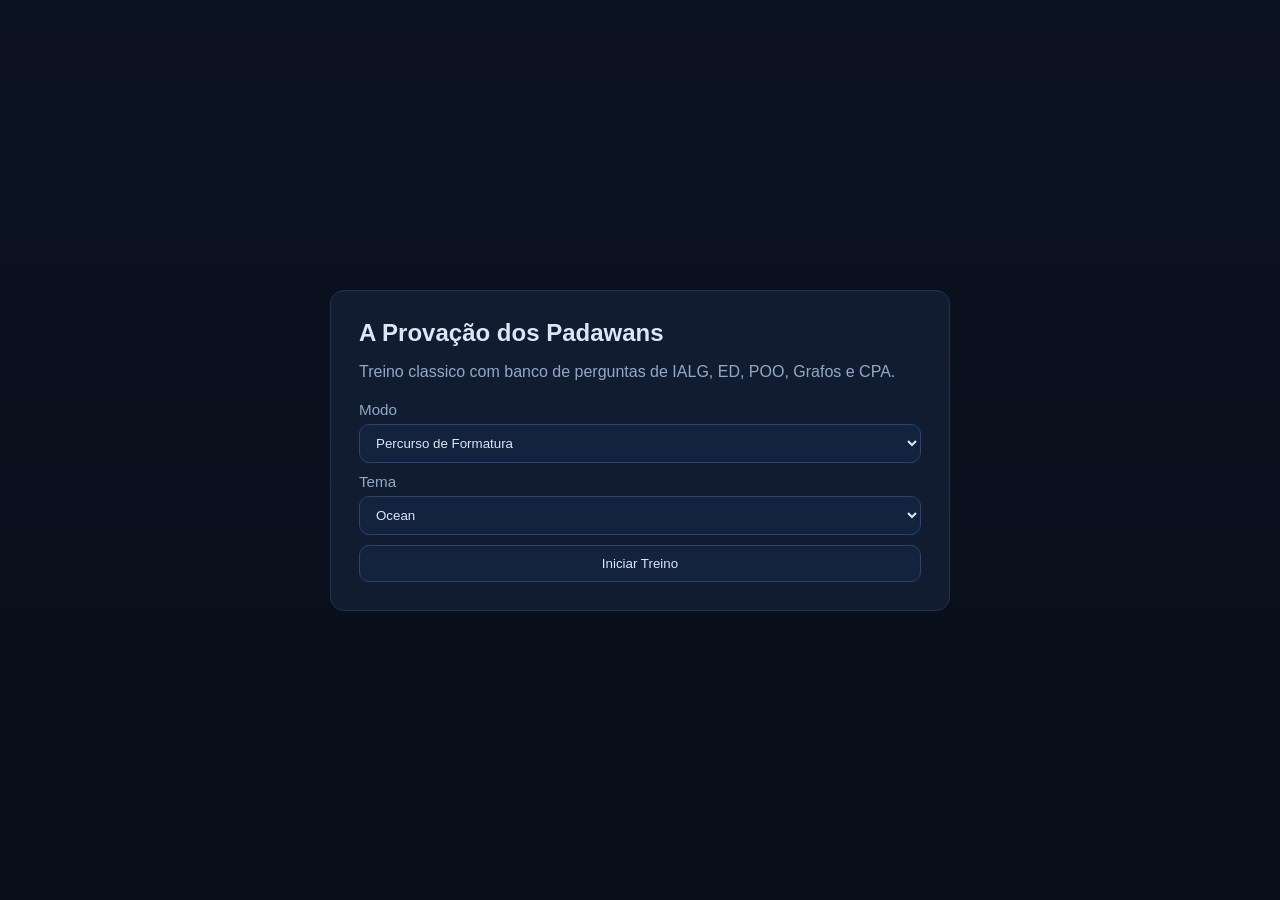
<file: jogos/a-provacao-dos-padawans/index.html>
<!DOCTYPE html>
<html lang="pt-BR">
  <head>
    <meta charset="UTF-8" />
    <meta name="viewport" content="width=device-width, initial-scale=1.0" />
    <title>A Provação dos Padawans</title>
    <meta http-equiv="refresh" content="0; url=./vida_de_inseto/" />
    <script>
      window.location.replace("./vida_de_inseto/");
    </script>
  </head>
  <body>
    <p>
      Redirecionando para o jogo...
      <a href="./vida_de_inseto/">Clique aqui se nao for redirecionado.</a>
    </p>
  </body>
</html>
</file>
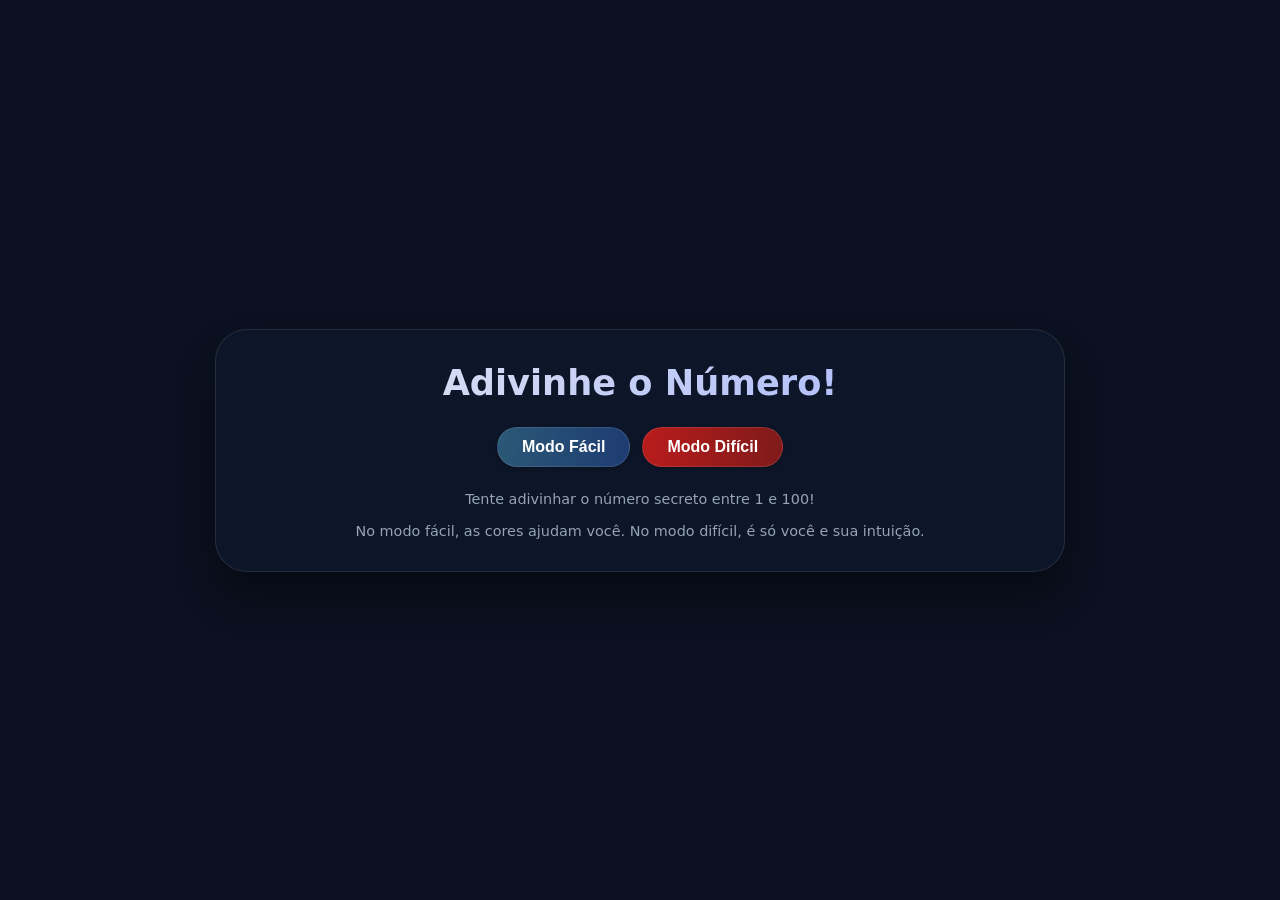
<file: jogos/adivinhe-o-numero/index.html>
<!DOCTYPE html>
<html lang="pt-br">
<head>
    <meta charset="UTF-8">
    <meta name="viewport" content="width=device-width, initial-scale=1.0, user-scalable=no">
    <title>Adivinhe o Número | Edição Premium</title>
    <link rel="stylesheet" href="style.css">
</head>
<body>

<div id="menu">
    <h1>Adivinhe o Número!</h1>
    <div class="button-group">
        <button onclick="iniciar('facil')" class="btn-facil"> Modo Fácil</button>
        <button onclick="iniciar('dificil')" class="btn-dificil"> Modo Difícil</button>
    </div>
    <p class="descricao">Tente adivinhar o número secreto entre 1 e 100!</p>
    <p class="descricao">No modo fácil, as cores ajudam você. No modo difícil, é só você e sua intuição.</p>
</div>

<div id="jogo" style="display: none;">
    <h2 id="modo"></h2>

    <div class="rank-container">
        <div class="rank-card">
            <h3>🏆 Ranking Geral (Média)</h3>
            <ul id="ranking"></ul>
        </div>
        <div class="rank-card">
            <h3>⏱️ Ranking por Tempo</h3>
            <ul id="rankingTempo"></ul>
        </div>
        <div class="rank-card">
            <h3>🔢 Ranking por Tentativas</h3>
            <ul id="rankingTentativas"></ul>
        </div>
    </div>

    <div class="game-area">
        <input type="number" id="palpite" placeholder="Digite seu palpite" autocomplete="off">
        <div class="button-group">
            <button onclick="verificar()">Tentar</button>
            <button onclick="reiniciar()">🔄 Reiniciar</button>
            <button onclick="voltarMenu()">Menu</button>
        </div>
    </div>

    <div id="feedback-box">
        <span> Aguardando palpite...</span>
    </div>

    <p id="mensagem" class="message"></p>
    <p id="tentativas" class="stats"></p>
    <p id="tempo" class="stats">⏱️ Tempo: 0s</p>
</div>

<!-- Modal overlay para salvar nome -->
<div id="modalOverlay" class="modal-overlay" style="display: none;">
    <div class="modal-content">
        <h3>🏆 Você venceu!</h3>
        <p>Digite seu nome para entrar no ranking:</p>
        <input type="text" id="nomeJogador" placeholder="Seu nome" autocomplete="off">
        <button onclick="confirmarNome()">Salvar</button>
    </div>
</div>

<canvas id="confettiCanvas" style="position: fixed; top: 0; left: 0; width: 100%; height: 100%; pointer-events: none; z-index: 2000;"></canvas>

<script src="script.js"></script>
</body>
</html>
</file>
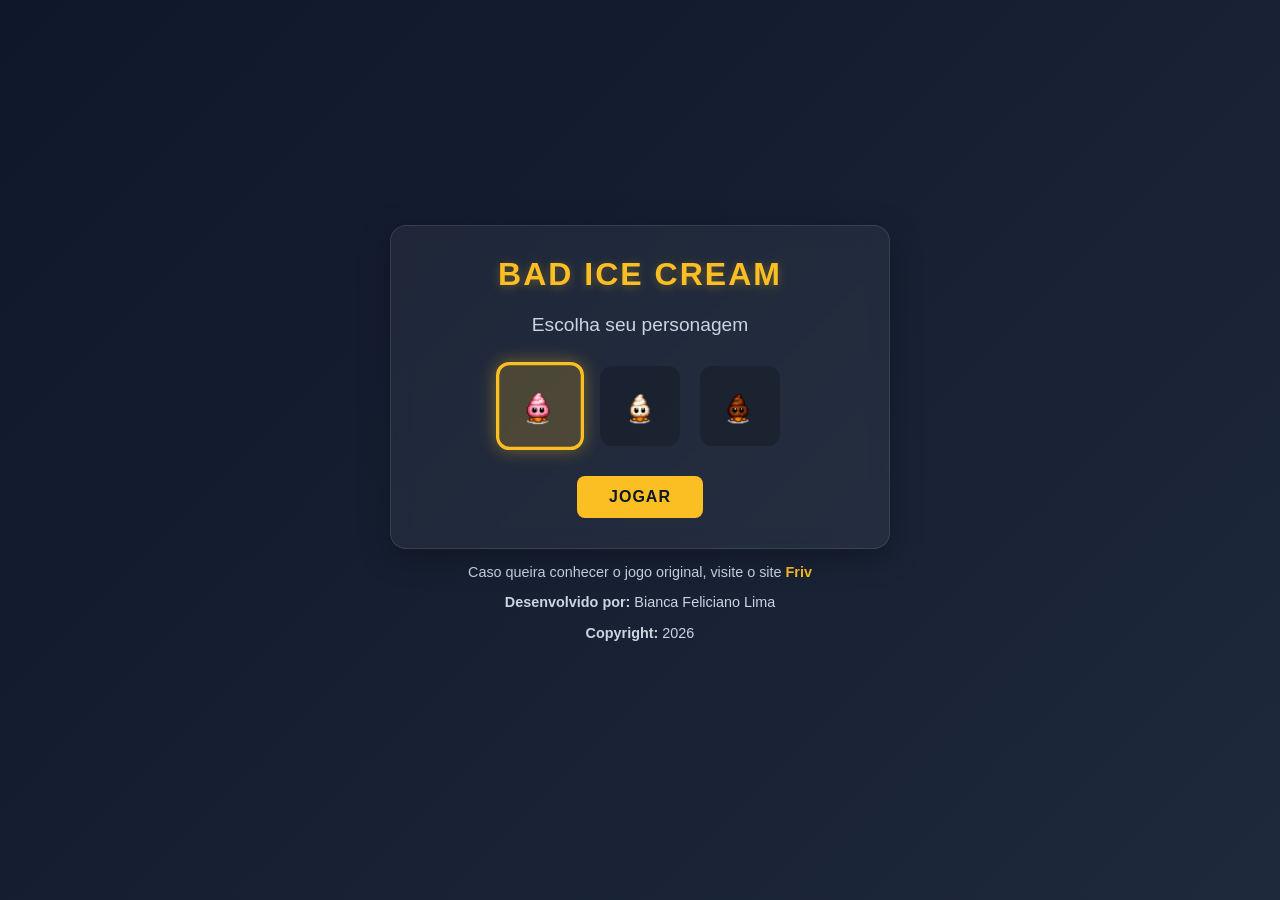
<file: jogos/bad-ice-cream/index.html>
<!DOCTYPE html>
<html lang="pt-br">
  <head>
    <meta charset="UTF-8">
    <meta name="viewport" content="width=device-width, initial-scale=1.0">    
    <title>Bad Ice Cream</title>
    <link rel="stylesheet" href="styles.css">
  </head>
  <body>
    <div id="menu" class="conteiner">
      <header>
        <h1>BAD ICE CREAM</h1>
        <h2>Escolha seu personagem</h2>
      </header>

      <div class="personagens">
        <img id="per0" src="icecream1.png" class="selecionado" onclick="selecionarPersonagem(0)">
        <img id="per1" src="icecream2.png" onclick="selecionarPersonagem(1)">
        <img id="per2" src="icecream3.png" onclick="selecionarPersonagem(2)">
      </div>

      <button class="btn-primary" onclick="inicioGame()">JOGAR</button>
    </div>
      
    <div id="game" style="display: none;">
      <div id="hud" class="conteiner">
        <div class="stats">
          <span>Fase: <b id="fase">1</b></span>
          <span>Pontos: <b id="pontos">0</b></span>
          <span>Frutas: <b id="frutas">0</b></span>
        </div>
        <button class="btn-danger" onclick="restartGame()">Reiniciar</button>
      </div>

      <div id="game-container">
        <canvas id="tela-game" width="960" height="480"></canvas>
          
        <div id="telas" class="conteiner">
            <h1 id="tela-titulo">GAME OVER</h1>
            <p id="tela-pontos">Pontos: 0</p>
            <button class="btn-primary" onclick="restartGame()">JOGAR NOVAMENTE</button>
        </div>
      </div> 
    </div>

    <footer>
      <p>
        Caso queira conhecer o jogo original, visite o site
        <a href="https://www.friv.com/z/games/badicecream/game.html" target="_blank">Friv</a>
      </p>
      <p><b>Desenvolvido por:</b> Bianca Feliciano Lima</p>
      <p><b>Copyright:</b> 2026</p>
    </footer>
    
    <script src="script.js"></script>

  </body>
</html>
</file>
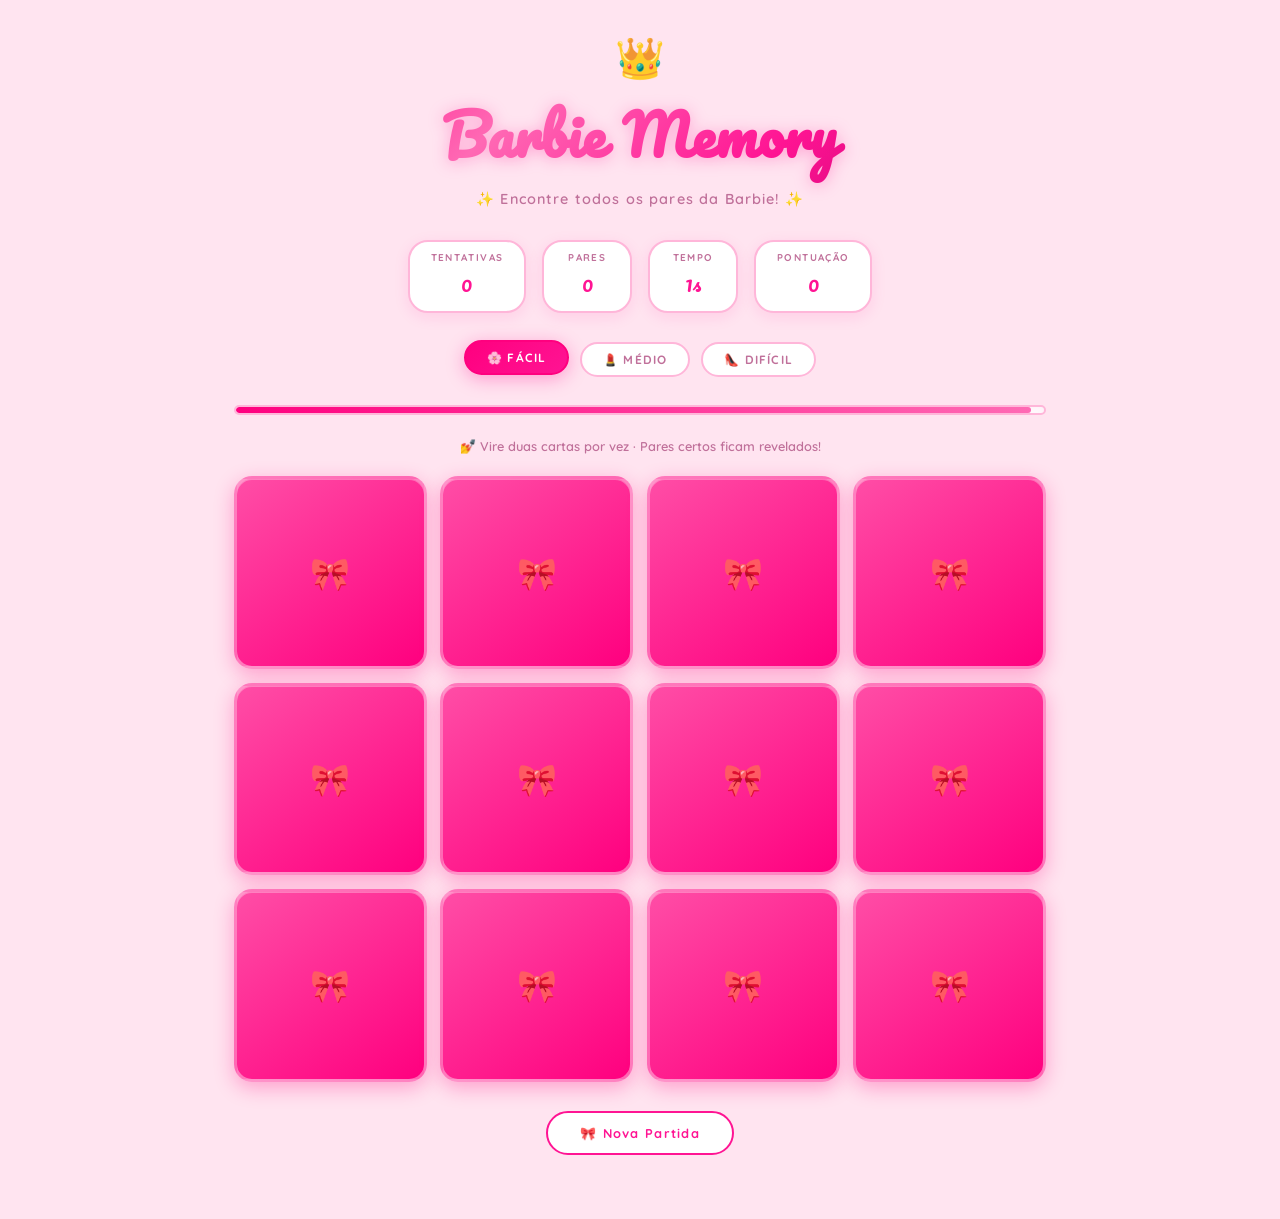
<file: jogos/barbie-memory/index.html>
<!DOCTYPE html>
<html lang="pt-BR">
<head>
  <meta charset="UTF-8" />
  <meta name="viewport" content="width=device-width, initial-scale=1.0" />
  <title>Barbie Memory — Jogo da Memória</title>
  <link href="https://fonts.googleapis.com/css2?family=Pacifico&family=Quicksand:wght@400;500;600;700&display=swap" rel="stylesheet" />
  <style>
    *, *::before, *::after { box-sizing: border-box; margin: 0; padding: 0; }

    :root {
      --bg: #ffe4f0;
      --bg2: #fff0f7;
      --card-back: #ff69b4;
      --card-border: #ff1493;
      --accent: #ff1493;
      --accent2: #ff69b4;
      --hot-pink: #ff007f;
      --light-pink: #ffb6d9;
      --pale: #fff5fa;
      --gold: #f9c846;
      --text: #7d1046;
      --text-dim: #c0709a;
      --success: #ff69b4;
      --glow: rgba(255,20,147,0.35);
      --white: #ffffff;
    }

    body {
      background: var(--bg);
      color: var(--text);
      font-family: 'Quicksand', sans-serif;
      min-height: 100vh;
      overflow-x: hidden;
    }

    /* Layout */
    .wrap {
      position: relative;
      z-index: 1;
      max-width: 860px;
      margin: 0 auto;
      padding: 2rem 1.5rem 4rem;
    }

    /* Header */
    header {
      text-align: center;
      margin-bottom: 2rem;
    }

    .crown {
      font-size: 2.5rem;
      display: block;
      margin-bottom: 0.2rem;
      animation: crownBounce 2s ease-in-out infinite;
    }
    @keyframes crownBounce {
      0%,100% { transform: translateY(0) rotate(-5deg); }
      50%      { transform: translateY(-8px) rotate(5deg); }
    }

    header h1 {
      font-family: 'Pacifico', cursive;
      font-size: clamp(2rem, 7vw, 3.5rem);
      background: linear-gradient(135deg, #ff007f, #ff69b4, #ff1493, #c0006e);
      -webkit-background-clip: text;
      -webkit-text-fill-color: transparent;
      background-clip: text;
      filter: drop-shadow(0 2px 8px rgba(255,20,147,0.3));
      letter-spacing: 0.02em;
    }
    header p {
      color: var(--text-dim);
      font-size: 0.9rem;
      margin-top: 0.4rem;
      font-weight: 600;
      letter-spacing: 0.08em;
    }

    /* Stats bar */
    .stats {
      display: flex;
      justify-content: center;
      gap: 1rem;
      flex-wrap: wrap;
      margin-bottom: 1.8rem;
    }
    .stat {
      background: var(--white);
      border: 2px solid var(--light-pink);
      border-radius: 20px;
      padding: 0.6rem 1.3rem;
      text-align: center;
      min-width: 90px;
      box-shadow: 0 4px 15px rgba(255,20,147,0.1);
    }
    .stat-label {
      font-size: 0.62rem;
      letter-spacing: 0.14em;
      text-transform: uppercase;
      color: var(--text-dim);
      font-weight: 700;
    }
    .stat-value {
      font-family: 'Pacifico', cursive;
      font-size: 1.3rem;
      color: var(--accent);
      margin-top: 2px;
      transition: transform 0.15s;
    }
    .stat-value.bump {
      transform: scale(1.35);
      color: var(--hot-pink);
    }

    /* Difficulty buttons */
    .difficulty {
      display: flex;
      justify-content: center;
      gap: 0.7rem;
      margin-bottom: 1.8rem;
      flex-wrap: wrap;
    }
    .diff-btn {
      font-family: 'Quicksand', sans-serif;
      font-size: 0.75rem;
      font-weight: 700;
      letter-spacing: 0.1em;
      padding: 0.5rem 1.3rem;
      border-radius: 30px;
      border: 2px solid var(--light-pink);
      background: var(--white);
      color: var(--text-dim);
      cursor: pointer;
      transition: all 0.25s;
    }
    .diff-btn:hover {
      border-color: var(--accent);
      color: var(--accent);
      transform: translateY(-2px);
      box-shadow: 0 4px 12px var(--glow);
    }
    .diff-btn.active {
      background: linear-gradient(135deg, var(--hot-pink), var(--accent));
      border-color: var(--hot-pink);
      color: #fff;
      box-shadow: 0 4px 18px var(--glow);
      transform: translateY(-2px);
    }

    /* Timer bar */
    #timer-bar-wrap {
      background: var(--white);
      border: 2px solid var(--light-pink);
      border-radius: 10px;
      height: 10px;
      overflow: hidden;
      margin-bottom: 1.4rem;
      box-shadow: inset 0 2px 6px rgba(255,20,147,0.08);
    }
    #timer-bar {
      height: 100%;
      background: linear-gradient(90deg, var(--hot-pink), var(--accent2), #ffb6d9);
      background-size: 200% 100%;
      animation: shimmer 2s linear infinite;
      transition: width 1s linear;
      width: 100%;
      border-radius: 10px;
    }
    @keyframes shimmer {
      0%   { background-position: 200% 0; }
      100% { background-position: 0% 0; }
    }
    #timer-bar.danger {
      background: linear-gradient(90deg, #ff4500, #ff6b35);
      animation: none;
    }

    /* Rules */
    .rules {
      text-align: center;
      color: var(--text-dim);
      font-size: 0.8rem;
      margin-bottom: 1.4rem;
      font-weight: 600;
    }

    /* Grid */
    #grid {
      display: grid;
      gap: 0.85rem;
      justify-content: center;
    }

    /* Card */
    .card {
      width: 100%;
      aspect-ratio: 1;
      perspective: 700px;
      cursor: pointer;
    }
    .card-inner {
      position: relative;
      width: 100%;
      height: 100%;
      transform-style: preserve-3d;
      transition: transform 0.55s cubic-bezier(.4,0,.2,1);
      border-radius: 18px;
    }
    .card.flipped .card-inner,
    .card.matched .card-inner { transform: rotateY(180deg); }

    .card-face {
      position: absolute;
      inset: 0;
      border-radius: 18px;
      backface-visibility: hidden;
      display: flex;
      align-items: center;
      justify-content: center;
    }

    /* Card back */
    .card-back {
      background: linear-gradient(145deg, #ff4da6, #ff007f);
      border: 3px solid rgba(255,255,255,0.4);
      font-size: 1.8rem;
      box-shadow: 0 6px 20px rgba(255,0,127,0.3), inset 0 1px 0 rgba(255,255,255,0.3);
    }
    .card-back::before {
      content: '🎀';
      position: absolute;
      inset: 0;
      display: flex;
      align-items: center;
      justify-content: center;
      font-size: 2rem;
      opacity: 0.9;
    }
    .card:hover:not(.flipped):not(.matched) .card-back {
      box-shadow: 0 8px 28px rgba(255,0,127,0.5), 0 0 0 3px rgba(255,255,255,0.5), inset 0 1px 0 rgba(255,255,255,0.3);
      transform: scale(1.04);
    }

    /* Card front */
    .card-front {
      transform: rotateY(180deg);
      background: linear-gradient(145deg, #fff0f7, #ffe4f0);
      border: 3px solid var(--light-pink);
      font-size: 2.4rem;
      box-shadow: 0 4px 15px rgba(255,20,147,0.15);
    }
    .card.matched .card-front {
      border-color: var(--hot-pink);
      background: linear-gradient(145deg, #fff, #ffe4f0);
      box-shadow: 0 0 24px rgba(255,0,127,0.4), 0 0 0 2px #ff69b4;
      animation: matchPulse 0.6s ease;
    }
    @keyframes matchPulse {
      0%   { transform: rotateY(180deg) scale(1); }
      40%  { transform: rotateY(180deg) scale(1.12); }
      70%  { transform: rotateY(180deg) scale(0.97); }
      100% { transform: rotateY(180deg) scale(1); }
    }

    .card.shake .card-inner {
      animation: shake 0.4s ease;
    }
    @keyframes shake {
      0%,100% { transform: rotateY(180deg) translateX(0); }
      25%      { transform: rotateY(180deg) translateX(-7px); }
      75%      { transform: rotateY(180deg) translateX(7px); }
    }

    /* Restart */
    .btn-restart {
      display: flex;
      align-items: center;
      gap: 0.5rem;
      margin: 1.8rem auto 0;
      font-family: 'Quicksand', sans-serif;
      font-weight: 700;
      font-size: 0.8rem;
      letter-spacing: 0.1em;
      padding: 0.75rem 2rem;
      border-radius: 30px;
      border: 2px solid var(--accent);
      background: var(--white);
      color: var(--accent);
      cursor: pointer;
      transition: all 0.25s;
    }
    .btn-restart:hover {
      background: linear-gradient(135deg, var(--hot-pink), var(--accent));
      border-color: var(--hot-pink);
      color: #fff;
      box-shadow: 0 6px 20px var(--glow);
      transform: translateY(-2px);
    }

    /* Victory overlay */
    #victory {
      display: none;
      position: fixed;
      inset: 0;
      background: rgba(255,20,147,0.92);
      z-index: 100;
      align-items: center;
      justify-content: center;
      flex-direction: column;
      text-align: center;
      padding: 2rem;
      animation: fadeIn 0.4s ease;
    }
    #victory.show { display: flex; }
    @keyframes fadeIn { from { opacity: 0; transform: scale(0.95); } to { opacity: 1; transform: scale(1); } }

    .victory-box {
      background: #fff;
      border-radius: 30px;
      padding: 3rem 2.5rem 2.5rem;
      max-width: 400px;
      width: 100%;
      box-shadow: 0 20px 60px rgba(255,0,127,0.4);
      position: relative;
      overflow: hidden;
    }
    .victory-box::before {
      content: '';
      position: absolute;
      top: 0; left: 0; right: 0;
      height: 8px;
      background: linear-gradient(90deg, #ff007f, #ff69b4, #ffb6d9, #ff69b4, #ff007f);
      background-size: 200% 100%;
      animation: shimmer 1.5s linear infinite;
    }

    .victory-emoji { font-size: 4.5rem; margin-bottom: 0.8rem; animation: float 2s ease-in-out infinite; display: block; }
    @keyframes float {
      0%,100% { transform: translateY(0) rotate(-3deg); }
      50%      { transform: translateY(-14px) rotate(3deg); }
    }
    .victory-title {
      font-family: 'Pacifico', cursive;
      font-size: clamp(1.6rem, 5vw, 2.4rem);
      color: var(--hot-pink);
      margin-bottom: 0.4rem;
    }
    .victory-sub {
      color: var(--text-dim);
      font-size: 0.95rem;
      font-weight: 600;
      margin-bottom: 0.3rem;
    }
    .victory-score {
      font-family: 'Pacifico', cursive;
      font-size: 2.2rem;
      color: var(--hot-pink);
      margin: 0.8rem 0 0.4rem;
    }
    .victory-stars {
      font-size: 2rem;
      margin-bottom: 1.2rem;
      letter-spacing: 0.2em;
    }
    .btn-play-again {
      font-family: 'Quicksand', sans-serif;
      font-weight: 700;
      font-size: 0.85rem;
      letter-spacing: 0.12em;
      padding: 0.85rem 2.4rem;
      border-radius: 30px;
      border: none;
      background: linear-gradient(135deg, #ff007f, #ff69b4);
      color: #fff;
      cursor: pointer;
      box-shadow: 0 6px 20px rgba(255,0,127,0.4);
      transition: transform 0.2s, box-shadow 0.2s;
      margin-top: 0.5rem;
    }
    .btn-play-again:hover {
      transform: scale(1.06) translateY(-2px);
      box-shadow: 0 10px 30px rgba(255,0,127,0.5);
    }
  </style>
</head>
<body>

<div class="wrap">
  <header>
    <span class="crown">👑</span>
    <h1>Barbie Memory</h1>
    <p>✨ Encontre todos os pares da Barbie! ✨</p>
  </header>

  <div class="stats">
    <div class="stat"><div class="stat-label">Tentativas</div><div class="stat-value" id="s-attempts">0</div></div>
    <div class="stat"><div class="stat-label">Pares</div><div class="stat-value" id="s-pairs">0</div></div>
    <div class="stat"><div class="stat-label">Tempo</div><div class="stat-value" id="s-time">0s</div></div>
    <div class="stat"><div class="stat-label">Pontuação</div><div class="stat-value" id="s-score">0</div></div>
  </div>

  <div class="difficulty">
    <button class="diff-btn active" data-pairs="6">🌸 FÁCIL</button>
    <button class="diff-btn" data-pairs="10">💄 MÉDIO</button>
    <button class="diff-btn" data-pairs="15">👠 DIFÍCIL</button>
  </div>

  <div id="timer-bar-wrap"><div id="timer-bar"></div></div>
  <div class="rules">💅 Vire duas cartas por vez · Pares certos ficam revelados!</div>
  <div id="grid"></div>
  <button class="btn-restart" onclick="restartGame()">🎀 Nova Partida</button>
</div>

<div id="victory">
  <div class="victory-box">
    <span class="victory-emoji" id="v-emoji">💖</span>
    <div class="victory-title" id="v-title">Arrasou!</div>
    <div class="victory-stars" id="v-stars"></div>
    <div class="victory-score" id="v-score"></div>
    <div class="victory-sub" id="v-detail"></div>
    <button class="btn-play-again" onclick="restartGame()">💖 Jogar Novamente</button>
  </div>
</div>

<script>
  const ALL_SYMBOLS = ['👠','💄','👗','👛','💅','🌸','💍','🪞','🎀','💖','🌺','💎','🛁','🫧','🌷'];
  const TIME_LIMITS = { 6: 60, 10: 90, 15: 140 };

  let state = {
    pairs: 6, cards: [], flipped: [], matched: 0, attempts: 0,
    score: 0, locked: false, timer: null, elapsed: 0, timeLimit: 60, gameOver: false
  };

  function shuffle(arr) {
    const a = [...arr];
    for (let i = a.length - 1; i > 0; i--) {
      const j = Math.floor(Math.random() * (i + 1));
      [a[i], a[j]] = [a[j], a[i]];
    }
    return a;
  }

  function buildCards(pairs) {
    const syms = shuffle(ALL_SYMBOLS).slice(0, pairs);
    return shuffle([...syms, ...syms].map((sym, i) => ({ id: i, sym, matched: false })));
  }

  // LÓGICA DE PONTUAÇÃO CORRIGIDA
  function calcScore() {
    if (state.matched === 0) return 0;
    // Ganha 100 pontos base por par encontrado
    const basePoints = state.matched * 100;
    // Bônus de precisão (penaliza tentativas erradas)
    const accuracyBonus = Math.max(0, 200 - (state.attempts - state.matched) * 15);
    // Bônus de tempo (apenas se ganhar o jogo)
    let timeBonus = 0;
    if (state.matched === state.pairs) {
      timeBonus = Math.max(0, Math.round((1 - state.elapsed / state.timeLimit) * 500));
    }
    return basePoints + accuracyBonus + timeBonus;
  }

  function renderGrid() {
    const grid = document.getElementById('grid');
    const totalCards = state.pairs * 2;
    const cols = totalCards <= 12 ? 4 : (totalCards <= 20 ? 5 : 6);
    grid.style.gridTemplateColumns = `repeat(${cols}, 1fr)`;
    grid.innerHTML = '';

    state.cards.forEach((c, idx) => {
      const div = document.createElement('div');
      div.className = 'card';
      div.dataset.idx = idx;
      div.innerHTML = `<div class="card-inner"><div class="card-face card-back"></div><div class="card-face card-front">${c.sym}</div></div>`;
      div.addEventListener('click', () => onCardClick(idx));
      grid.appendChild(div);
    });
  }

  function onCardClick(idx) {
    if (state.locked || state.gameOver || state.flipped.includes(idx) || state.cards[idx].matched) return;

    const cardEl = document.querySelector(`.card[data-idx="${idx}"]`);
    cardEl.classList.add('flipped');
    state.flipped.push(idx);

    if (state.flipped.length === 2) {
      state.attempts++;
      updateStat('s-attempts', state.attempts);
      state.locked = true;

      const [a, b] = state.flipped;
      if (state.cards[a].sym === state.cards[b].sym) {
        setTimeout(() => {
          [a, b].forEach(i => {
            state.cards[i].matched = true;
            document.querySelector(`.card[data-idx="${i}"]`).classList.add('matched');
          });
          state.matched++;
          updateStat('s-pairs', state.matched);
          state.score = calcScore();
          bumpStat('s-score', state.score);
          state.flipped = [];
          state.locked = false;
          if (state.matched === state.pairs) finishGame();
        }, 400);
      } else {
        setTimeout(() => {
          [a, b].forEach(i => {
            const el = document.querySelector(`.card[data-idx="${i}"]`);
            el.classList.add('shake');
            setTimeout(() => el.classList.remove('flipped', 'shake'), 400);
          });
          state.flipped = [];
          state.locked = false;
        }, 900);
      }
    }
  }

  function updateStat(id, val) { document.getElementById(id).textContent = val; }
  function bumpStat(id, val) { 
    const el = document.getElementById(id); 
    el.textContent = val; el.classList.add('bump'); 
    setTimeout(() => el.classList.remove('bump'), 200); 
  }

  function startTimer() {
    clearInterval(state.timer);
    state.elapsed = 0;
    const bar = document.getElementById('timer-bar');
    state.timer = setInterval(() => {
      state.elapsed++;
      updateStat('s-time', state.elapsed + 's');
      const pct = Math.max(0, 100 - (state.elapsed / state.timeLimit * 100));
      bar.style.width = pct + '%';
      if (pct < 25) bar.classList.add('danger');
      if (state.elapsed >= state.timeLimit) finishGame(true);
    }, 1000);
  }

  function finishGame(timeout = false) {
    state.gameOver = true;
    clearInterval(state.timer);
    state.score = calcScore();
    updateStat('s-score', state.score);

    const stars = timeout ? '💔' : (state.score >= 1000 ? '⭐⭐⭐' : (state.score >= 600 ? '⭐⭐' : '⭐'));
    document.getElementById('v-stars').textContent = stars;
    document.getElementById('v-score').textContent = state.score + ' pts';
    document.getElementById('v-detail').textContent = timeout ? "O tempo acabou!" : `Arrasou! Completou em ${state.elapsed}s`;
    document.getElementById('victory').classList.add('show');
  }

  function restartGame() {
    document.getElementById('victory').classList.remove('show');
    state.pairs = state.pairs; // Mantém a dificuldade atual
    state.cards = buildCards(state.pairs);
    state.flipped = []; state.matched = 0; state.attempts = 0; state.score = 0;
    state.locked = false; state.elapsed = 0; state.gameOver = false;
    state.timeLimit = TIME_LIMITS[state.pairs];
    
    updateStat('s-attempts', 0); updateStat('s-pairs', 0); updateStat('s-time', '0s'); updateStat('s-score', 0);
    const bar = document.getElementById('timer-bar');
    bar.style.width = '100%'; bar.classList.remove('danger');
    renderGrid();
    startTimer();
  }

  document.querySelectorAll('.diff-btn').forEach(btn => {
    btn.addEventListener('click', () => {
      document.querySelectorAll('.diff-btn').forEach(b => b.classList.remove('active'));
      btn.classList.add('active');
      state.pairs = parseInt(btn.dataset.pairs);
      restartGame();
    });
  });

  restartGame(); // Inicia o jogo
</script>
</body>
</html>
</file>
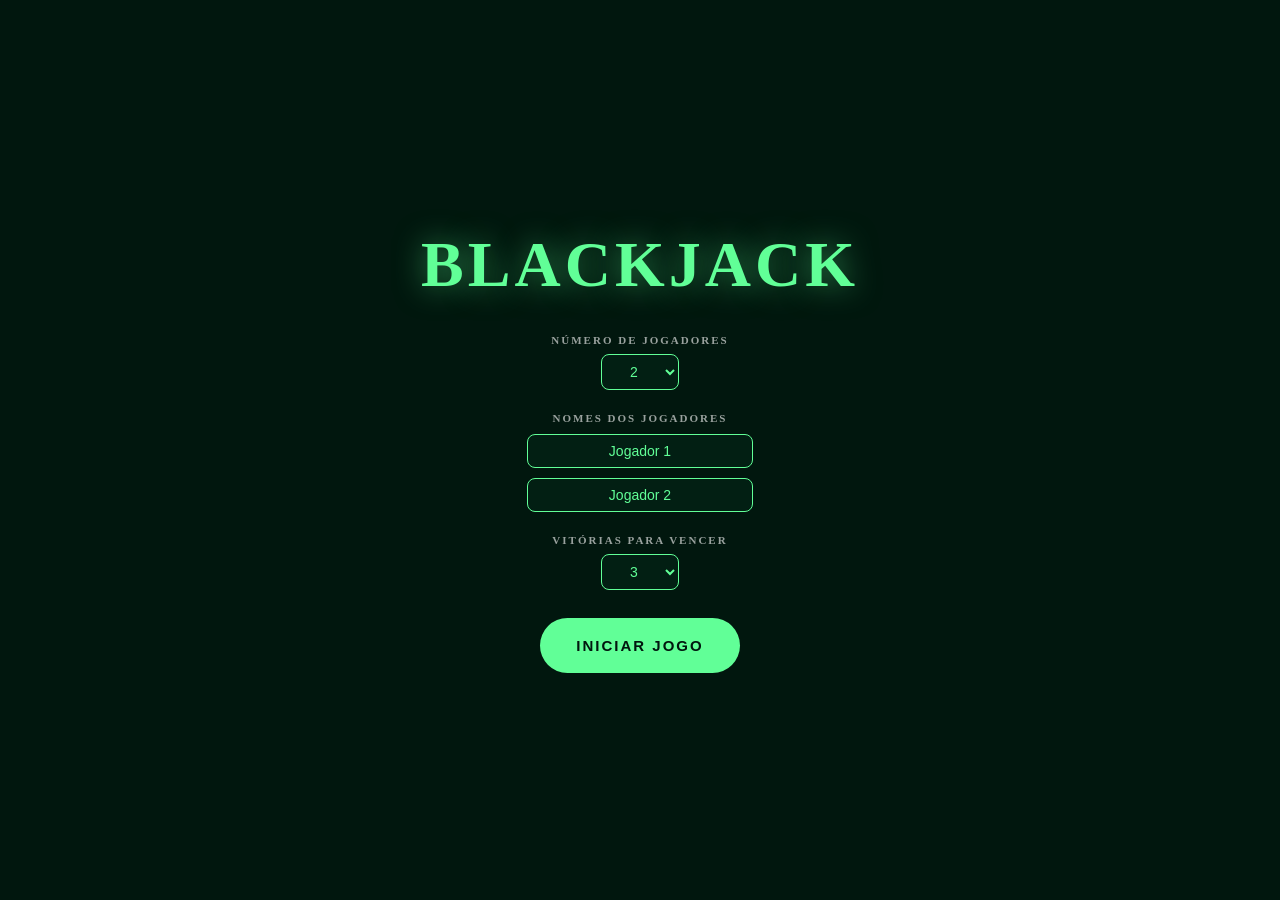
<file: jogos/blackjack-with-powers/index.html>
<!DOCTYPE html>
<html lang="pt-br">

<head>
    <meta charset="UTF-8">
    <meta name="viewport" content="width=device-width, initial-scale=1.0">
    <title>Blackjack</title>
    <link rel="stylesheet" href="styles.css">
</head>

<body>

    <section id="menu-screen">
        <h1 class="menu-title">BLACKJACK</h1>

        <div class="menu-group">
            <span class="menu-label">NÚMERO DE JOGADORES</span>
            <select id="player-count" class="menu-select">
                <option value="2">2</option>
                <option value="3">3</option>
                <option value="4">4</option>
                <option value="5">5</option>
            </select>
        </div>

        <div id="player-names" class="menu-group"></div>
        <div class="menu-group">
            <span class="menu-label">VITÓRIAS PARA VENCER</span>
            <select id="target-wins" class="menu-select">
                <option value="3">3</option>
                <option value="5">5</option>
                <option value="7">7</option>
            </select>
        </div>

        <button class="btn-start" onclick="startGame()">INICIAR JOGO</button>
    </section>

    <div id="game-screen" style="display:none">
        <header class="header">BLACKJACK</header>

        <main>
            <div class="deck-wrapper">
                <div class="deck-container">
                    <div class="label-container">
                        <span class="label-deck">BARALHO</span>
                    </div>
                    <img src="assets/images/playingcards/Back-B.png" alt="deck" class="deck">
                    <span class="remaining-cards" id="remaining-cards">52 cartas restantes</span>
                </div>
            </div>

            <div class="players-cards" id="players-cards"></div>

            <div class="players-power-cards">
                <div class="wrapper-players-power-cards">
                    <span class="remaining-power-cards" id="power-label">PODERES DISPONÍVEIS</span>
                    <div class="container-players-power-cards" id="powers-container"></div>
                </div>
            </div>

            <div class="container-game-buttons">
                <button class="buttons" id="btn-stand" onclick="standTurn()">PARAR</button>
                <button class="buttons" id="btn-hit" onclick="hitCard()">COMPRAR</button>
                <button class="buttons" id="btn-power" onclick="usePower()">USAR PODER</button>
            </div>
        </main>
    </div>

    <div id="message-overlay">
        <div class="message-box">
            <span class="message-text" id="message-text"></span>
            <button class="message-btn" id="message-btn">OK</button>
        </div>
    </div>

    <div id="target-overlay">
        <div class="target-box">
            <span class="target-title" id="target-title">ESCOLHER ALVO</span>
            <div class="target-buttons" id="target-buttons"></div>
        </div>
    </div>

    <div id="burn-overlay">
        <div class="burn-box">
            <span class="burn-title">ESCOLHA UMA CARTA PARA DESCARTAR</span>
            <div class="burn-cards" id="burn-cards"></div>
        </div>
    </div>

    <div id="result-overlay">
        <div class="message-box">
            <span class="message-text" id="result-text"></span>
            <button class="message-btn" onclick="resetRound()">NOVA RODADA</button>
        </div>
    </div>

    <div id="winner-screen">
        <div class="winner-box">
            <span class="winner-title">VENCEDOR DO JOGO</span>
            <span class="winner-name" id="winner-name"></span>
            <div style="display: flex; gap: 15px; margin-top: 10px;">
                <button class="btn-start btn-reset" onclick="resetMatch()">JOGAR NOVAMENTE</button>
                <button class="btn-start btn-reset" onclick="backToMenu()">MENU PRINCIPAL</button>
            </div>
        </div>
    </div>

    <script src="script.js"></script>
</body>
</html>
</file>
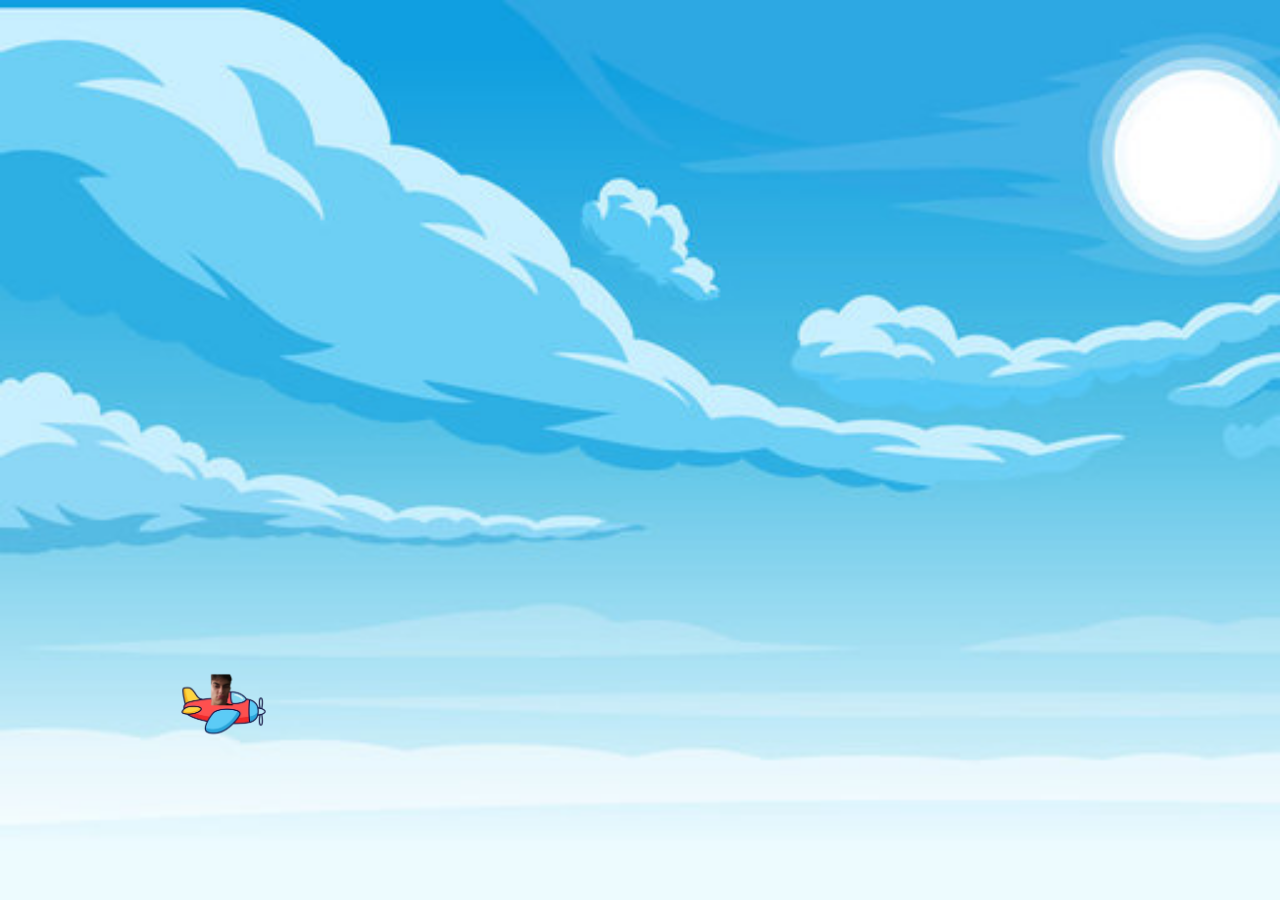
<file: jogos/boom-game/index.html>
<!DOCTYPE html>
<html lang="pt-BR">
    <head>
        <meta charset="utf-8">
        <meta name="viewport" content="width=device-width, initial-scale=1.0">    
        <title>não exploda</title>
        <link rel="icon" type="image" href="./assets/favicon.jpg">
        <link rel="stylesheet" href="styles.css">
    </head>
    <body>
        <div id="background" class="conteiner">
            <img id="boneco" class="character" src="./assets/boneco.png"/>
        </div>
        <script src="script.js"></script>
    </body>
</html>
</file>
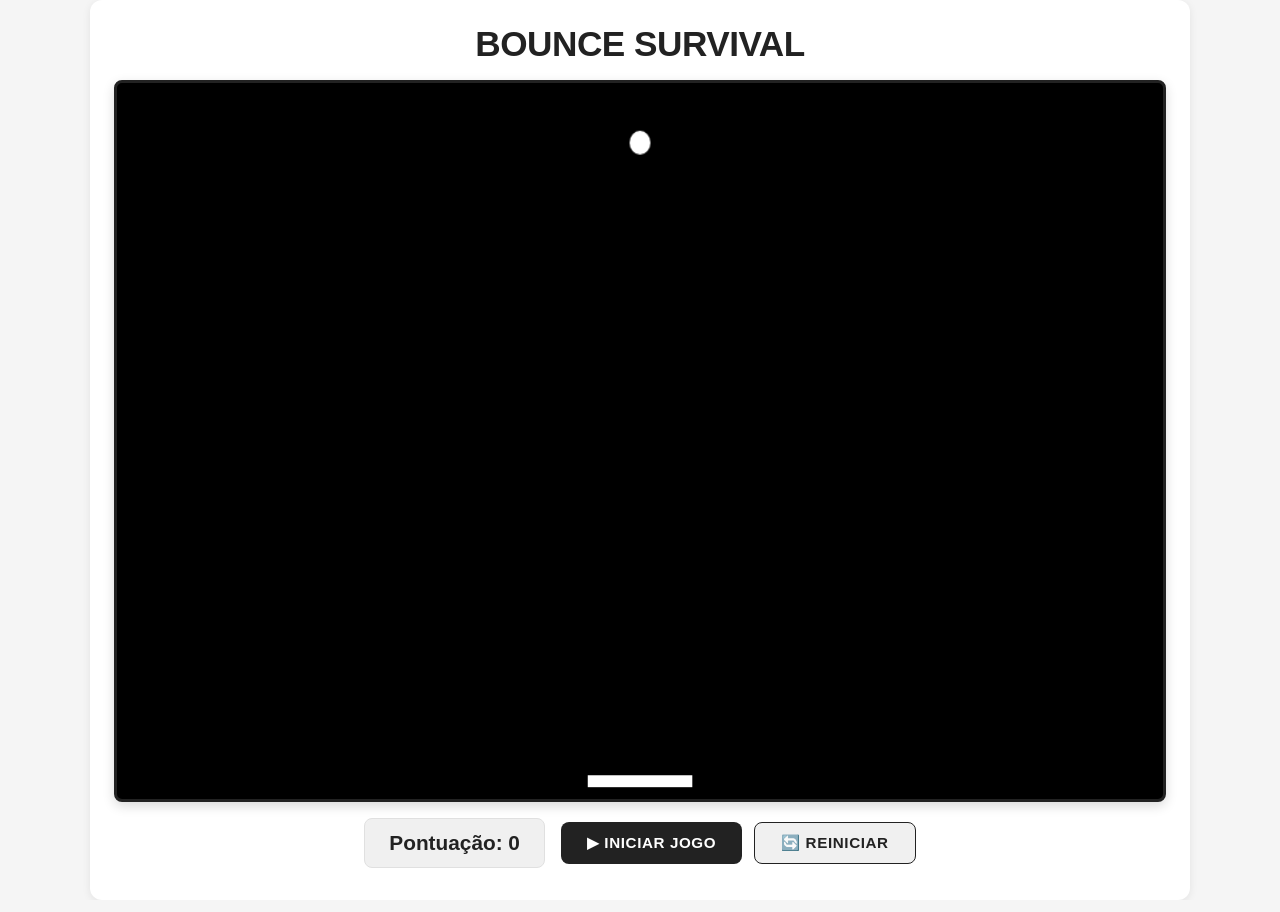
<file: jogos/bounce-survival/index.html>
<!DOCTYPE html>
<html lang="pt-BR">
<head>
    <meta charset="UTF-8">
    <meta name="viewport" content="width=device-width, initial-scale=1.0">
    <title>Bounce Survival</title>
    <link rel="stylesheet" href="css/style.css">
</head>
<body>
    <div class="container">
        <div class="header">
            <h1>BOUNCE SURVIVAL</h1>
        </div>
        
        <div class="game-wrapper">
            <canvas id="pongCanvas" width="1000" height="600"></canvas>
        </div>
        
        <div class="controls-panel">
            <div class="score-display">
                <span id="score">Pontuação: 0</span>
            </div>
            <div class="buttons">
                <button id="startBtn" class="btn btn-primary">▶ Iniciar Jogo</button>
                <button id="resetBtn" class="btn btn-secondary">🔄 Reiniciar</button>
            </div>
        </div>
    </div>
    
    <script src="js/script.js"></script>
</body>
</html>
</file>
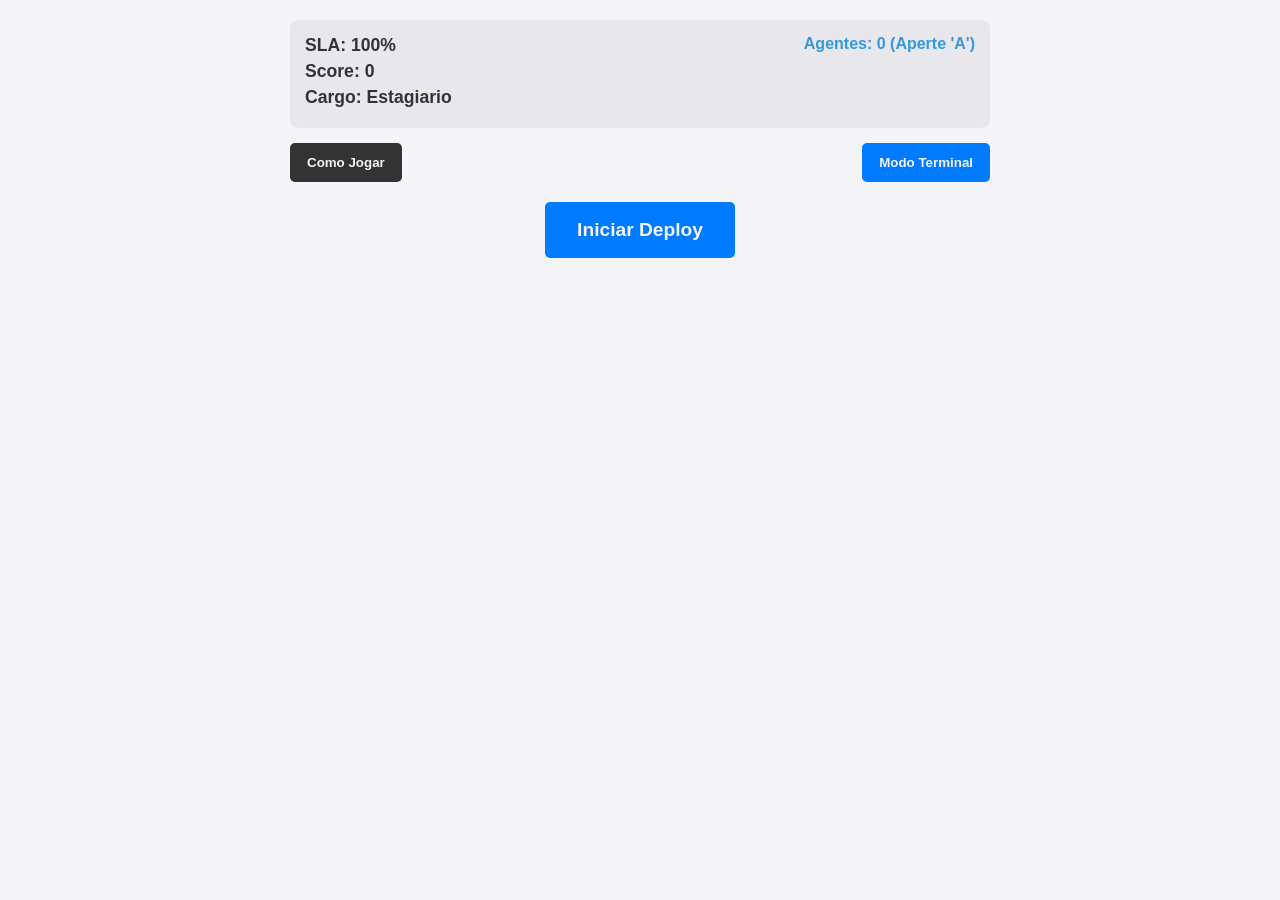
<file: jogos/bug-hunter/index.html>
<!DOCTYPE html>
<html lang="pt-BR">
<head>
    <meta charset="UTF-8">
    <meta name="viewport" content="width=device-width, initial-scale=1.0">
    <title>Bug Hunter: SLA Defense</title>
    <link rel="stylesheet" href="css/style.css">
</head>
<body>
    <header>
        <div class="stats-container">
            <div class="stats">
                <div>SLA: <span id="sla-bar">100%</span></div>
                <div>Score: <span id="score">0</span> <span id="combo" class="hidden">Combo!</span></div>
                <div>Cargo: <span id="career">Estagiario</span></div>
            </div>
            <div class="actions">
                <span id="agent-charges">Agentes: 0 (Aperte 'A')</span>
                <button id="rollback-btn" class="btn-danger hidden">Rollback de Versao</button>
            </div>
        </div>
        <div class="header-buttons">
            <button id="tutorial-btn" class="btn-info">Como Jogar</button>
            <button id="terminal-btn">Modo Terminal</button>
        </div>
    </header>

    <main>
        <button id="start-btn" class="btn-large">Iniciar Deploy</button>
        
        <div id="game-board" class="hidden">
            <div class="cell" data-index="0"></div>
            <div class="cell" data-index="1"></div>
            <div class="cell" data-index="2"></div>
            <div class="cell" data-index="3"></div>
            <div class="cell" data-index="4"></div>
            <div class="cell" data-index="5"></div>
            <div class="cell" data-index="6"></div>
            <div class="cell" data-index="7"></div>
            <div class="cell" data-index="8"></div>
        </div>

        <div id="quiz-modal" class="modal hidden">
            <div class="modal-content">
                <div id="pipeline-warning" class="hidden">ALERTA DE PIPELINE: Processamento em lote (Responda Rapido!)</div>
                <h2 id="question-text">Pergunta?</h2>
                <div id="options-container"></div>
            </div>
        </div>

        <div id="tutorial-modal" class="modal hidden">
            <div class="modal-content tutorial-content">
                <h2>Documentacao do Sistema (Tutorial)</h2>
                <div class="tutorial-text">
                    <h3>Objetivo</h3>
                    <p>Mantenha o SLA da aplicacao acima de 0%. Clique nas anomalias e responda as perguntas tecnicas para ganhar pontos.</p>
                    
                    <h3>Tipos de Entidades</h3>
                    <ul>
                        <li><span class="color-box bg-bug"></span> <strong>Bugs (Vermelho):</strong> Clique rapido! Acertar aumenta o SLA. Errar derruba o SLA.</li>
                        <li><span class="color-box bg-legacy"></span> <strong>Codigo Legado (Cinza):</strong> NAO CLIQUE! Trava o sistema por 2 segundos.</li>
                        <li><span class="color-box bg-agent"></span> <strong>Agente de IA (Azul):</strong> Clique para ganhar 1 carga de Automacao. Aperte a tecla 'A' para resolver um bug automaticamente.</li>
                        <li><span class="color-box bg-pipeline"></span> <strong>Data Pipeline (Roxo):</strong> Voce devera responder 3 perguntas seguidas. Sucesso = +50pts. Falha = Perde 30% SLA.</li>
                    </ul>

                    <h3>Features Avancadas</h3>
                    <ul>
                        <li><strong>Auto-Scaling:</strong> Ao atingir o nivel Senior, o grid aumenta para 4x4.</li>
                        <li><strong>Rollback:</strong> Se o SLA cair muito, o botao de Emergencia aparece para salvar o sistema, mas custa metade dos seus pontos.</li>
                        <li><strong>Vitoria:</strong> Acerte todas as perguntas do banco de dados para zerar o jogo!</li>
                    </ul>
                </div>
                <button id="close-tutorial-btn">Entendido</button>
            </div>
        </div>

        <div id="leaderboard" class="hidden">
            <h2 id="end-title">Top Performers</h2>
            <ul id="ranking-list"></ul>
            <button id="restart-btn" class="btn-large">Novo Deploy</button>
        </div>
    </main>

    <script src="js/script.js"></script>
</body>
</html>
</file>
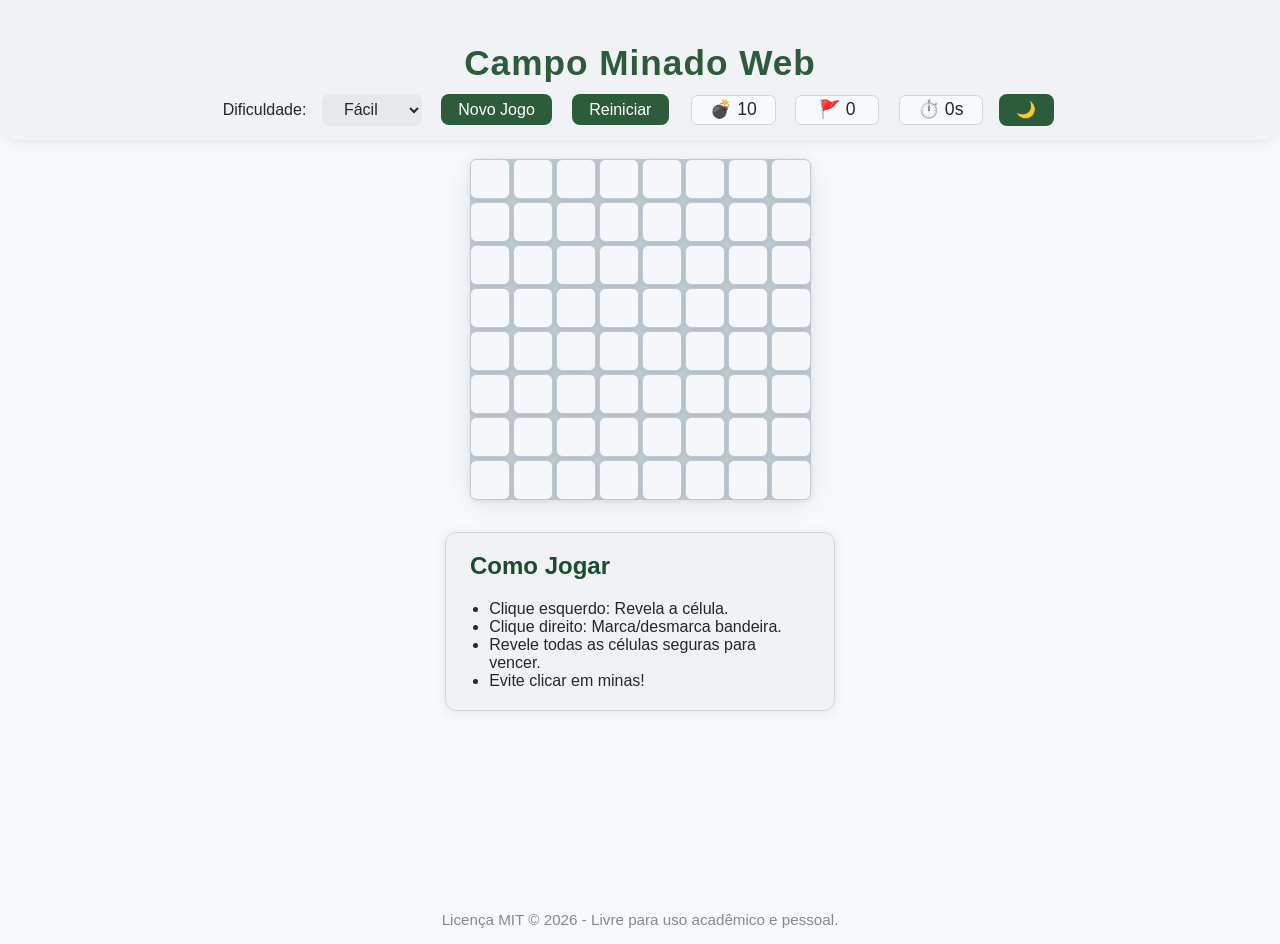
<file: jogos/campo-minado/index.html>
<!DOCTYPE html>
<html lang="pt-BR">

<head>
    <meta charset="UTF-8">
    <meta name="viewport" content="width=device-width, initial-scale=1.0">
    <title>Campo Minado Web</title>
    <link rel="stylesheet" href="style.css">
</head>

<body>
    <header class="header">
        <h1>Campo Minado Web</h1>
        <div class="control-panel">
            <label for="difficulty">Dificuldade:</label>
            <select id="difficulty">
                <option value="facil">Fácil</option>
                <option value="medio">Médio</option>
                <option value="dificil">Difícil</option>
            </select>
            <button id="new-game-btn">Novo Jogo</button>
            <button id="restart-btn">Reiniciar</button>
            <span class="counter">💣 <span id="mine-count">0</span></span>
            <span class="counter">🚩 <span id="flag-count">0</span></span>
            <span class="counter">⏱️ <span id="timer">0</span>s</span>
            <button id="dark-mode-btn" title="Alternar modo escuro">🌙</button>
        </div>
    </header>
    <main class="main-content">
        <div id="board" class="board"></div>
        <section class="instructions">
            <h2>Como Jogar</h2>
            <ul>
                <li>Clique esquerdo: Revela a célula.</li>
                <li>Clique direito: Marca/desmarca bandeira.</li>
                <li>Revele todas as células seguras para vencer.</li>
                <li>Evite clicar em minas!</li>
            </ul>
        </section>
    </main>
    <div id="modal" class="modal hidden">
        <div class="modal-content">
            <span id="modal-message"></span>
            <button id="modal-close-btn">Fechar</button>
            <button id="play-again-btn">Novo Jogo</button>
        </div>
    </div>
    <script src="script.js"></script>
    <footer style="text-align:center; margin:2rem 0 1rem 0; color:#888; font-size:0.95rem;">
        <p>Licença MIT &copy; 2026 - Livre para uso acadêmico e pessoal.</p>
    </footer>
</body>

</html>
</file>
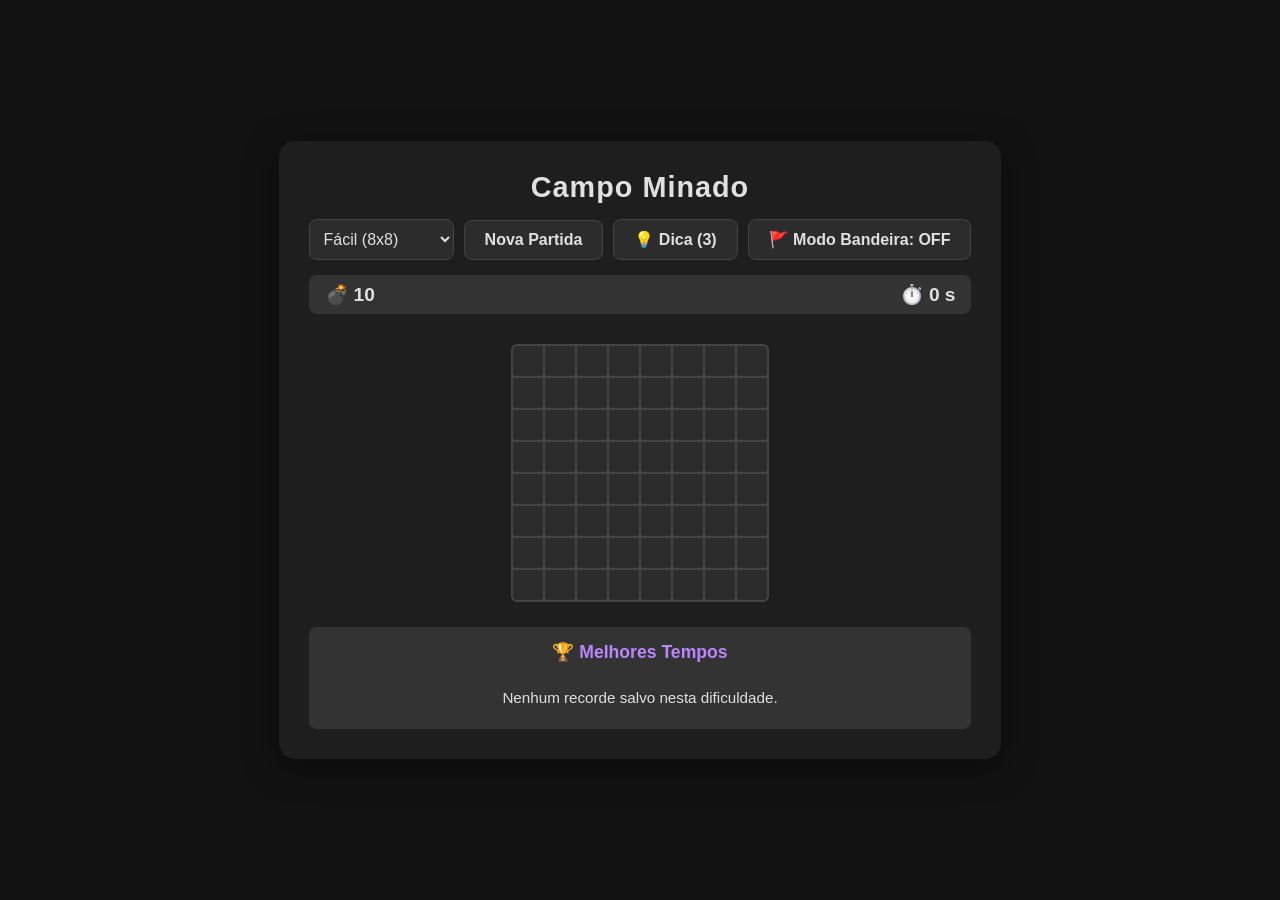
<file: jogos/campo-minado2/index.html>
<!DOCTYPE html>
<html lang="pt-BR">
<head>
    <meta charset="UTF-8">
    <meta name="viewport" content="width=device-width, initial-scale=1.0">
    <title>Campo Minado</title>
    <link rel="stylesheet" href="style.css">
</head>
<body>
    <div class="game-container">
        <div class="header">
            <h2>Campo Minado</h2>
            
            <div class="controls">
                <select id="difficulty">
                    <option value="easy">Fácil (8x8)</option>
                    <option value="medium">Médio (16x16)</option>
                    <option value="hard">Difícil (16x30)</option>
                </select>
                <button id="btn-restart" class="btn">Nova Partida</button>
                <button id="btn-hint" class="btn">💡 Dica (3)</button>
                <button id="btn-flag" class="btn">🚩 Modo Bandeira: OFF</button>
            </div>
            
            <div class="status-bar">
                <div class="status-item">💣 <span id="mines-left">10</span></div>
                <div class="status-item">⏱️ <span id="timer">0</span>s</div>
            </div>
        </div>

        <div id="board" class="board"></div>

        <div class="ranking-section">
            <h3>🏆 Melhores Tempos</h3>
            <ul id="ranking-list">
                </ul>
        </div>
    </div>

    <script src="script.js"></script>
</body>
</html>
</file>
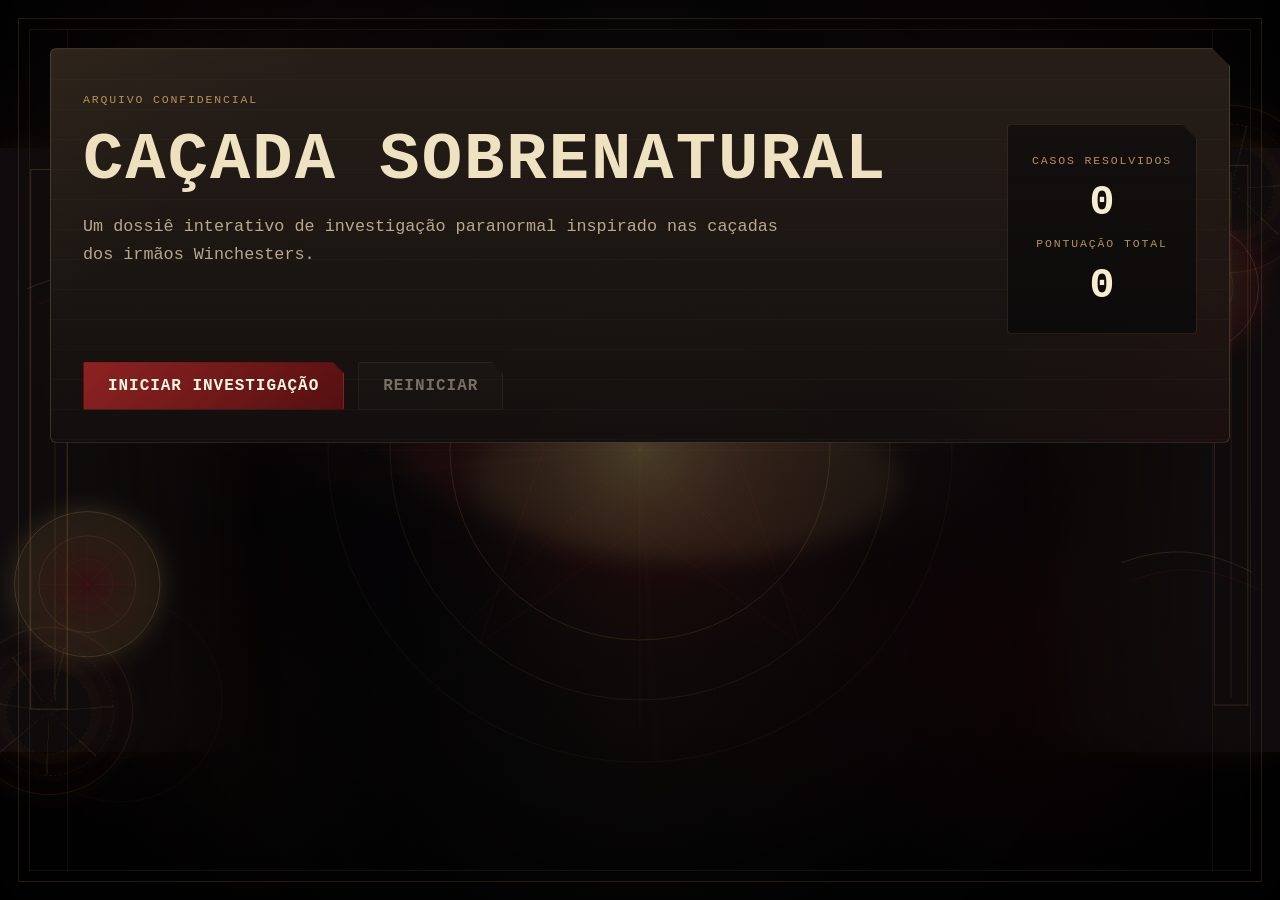
<file: jogos/caçada-supernatural/index.html>
<!DOCTYPE html>
<html lang="pt-BR">
<head>
  <meta charset="UTF-8">
  <meta name="viewport" content="width=device-width, initial-scale=1.0">
  <title>Caçada Sobrenatural</title>
  <link rel="stylesheet" href="style.css">
</head>
<body>
  <div class="side-art side-art-left" aria-hidden="true"></div>
  <div class="side-art side-art-right" aria-hidden="true"></div>
  <div class="page-frame" aria-hidden="true">
    <div class="sigil sigil-left"></div>
    <div class="sigil sigil-right"></div>
  </div>

  <main class="app-shell">
    <header class="hero-panel panel">
      <p class="eyebrow">Arquivo confidencial</p>
      <div class="hero-copy">
        <div>
          <h1>Caçada Sobrenatural</h1>
          <p class="subtitle">Um dossiê interativo de investigação paranormal inspirado nas caçadas dos irmãos Winchesters.</p>
        </div>
        <aside class="status-card">
          <p class="status-label">Casos resolvidos</p>
          <strong id="solved-count">0</strong>
          <p class="status-label">Pontuação total</p>
          <strong id="score-count">0</strong>
        </aside>
      </div>
      <div class="hero-actions">
        <button id="start-button" class="primary-button" type="button">Iniciar investigação</button>
        <button id="header-restart-button" class="secondary-button" type="button" disabled>Reiniciar</button>
      </div>
    </header>

    <section id="tutorial-panel" class="panel tutorial-panel hidden" aria-live="polite">
      <div class="panel-heading">
        <p class="section-tag">Protocolo do Caçador</p>
        <span class="badge">Leitura obrigatória</span>
      </div>
      <h2>Antes de abrir o dossiê, entenda o procedimento</h2>
      <p class="section-intro">Você vai conduzir uma investigação sobrenatural em etapas. O sucesso depende de observar as evidências, deduzir a criatura correta e definir a forma certa de combater a ameaça.</p>

      <div class="tutorial-grid">
        <article class="tutorial-card">
          <span class="meta-label">Objetivo</span>
          <strong>Resolver o caso sem margem para erro</strong>
          <p>Analise o caso, compare as pistas e chegue a uma conclusão coerente. Acertar apenas a criatura ou apenas a forma de combate não é suficiente.</p>
        </article>

        <article class="tutorial-card">
          <span class="meta-label">Fluxo</span>
          <strong>Investigue, conclua e execute</strong>
          <p>Você verá a narrativa do caso, examinará as evidências, escolherá o monstro responsável e depois selecionará a maneira correta de enfrentá-lo.</p>
        </article>

        <article class="tutorial-card">
          <span class="meta-label">Regra central</span>
          <strong>Cada criatura possui uma fraqueza específica</strong>
          <p>Cada criatura exige uma estratégia específica. Identificar corretamente como combater a ameaça é parte central da investigação.</p>
        </article>

        <article class="tutorial-card">
          <span class="meta-label">Dica tática</span>
          <strong>Pense como um Winchester, não como apostador</strong>
          <p>Padrões de ataque, marcas nas vítimas, fenômenos anormais e o ambiente da ocorrência apontam para a resposta correta. Fique atento a cada informação!</p>
        </article>
      </div>

      <section id="manual-panel" class="panel manual-panel tutorial-manual">
        <div class="panel-heading">
          <p class="section-tag">Manual do Caçador</p>
          <span class="badge">Consulta prévia</span>
        </div>
        <p class="section-intro">Referência rápida para reconhecer criaturas e entender como combatê-las antes da investigação.</p>
        <div id="manual-content" class="manual-grid"></div>
      </section>

      <div class="action-row">
        <button id="tutorial-start-button" class="primary-button" type="button">Abrir dossiê</button>
      </div>
    </section>

    <section id="game-board" class="game-board hidden" aria-live="polite">
      <div class="board-grid">
        <section class="panel case-panel">
          <div class="panel-heading">
            <p class="section-tag">Caso atual</p>
            <span id="case-code" class="case-code">ARQ-000</span>
          </div>
          <h2 id="case-title">Aguardando investigação</h2>
          <p id="case-description" class="case-description">Um novo caso sobrenatural surgiu.</p>

          <div class="meta-row">
            <div>
              <span class="meta-label">Status</span>
          <strong id="phase-label">Pronto para começar</strong>
            </div>
            <div>
              <span class="meta-label">Local</span>
              <strong id="case-location">Indefinido</strong>
            </div>
          </div>

          <div class="history-box">
            <div class="panel-heading">
              <p class="section-tag">Histórico</p>
            </div>
            <ul id="history-log" class="history-log"></ul>
          </div>
        </section>

        <section class="panel clues-panel">
          <div class="panel-heading">
            <p class="section-tag">Evidências coletadas</p>
            <span id="clue-counter" class="badge">0 pistas</span>
          </div>
          <p class="section-intro">As evidências surgem aos poucos. A cada hipótese incorreta, o dossiê libera um novo indício para aprofundar a investigação.</p>
          <div id="clues-container" class="clues-container"></div>
        </section>
      </div>

      <section class="panel choice-panel">
        <div class="panel-heading">
          <p class="section-tag">Conclusão da investigação</p>
        </div>
        <div class="choice-grid">
          <section class="choice-column">
            <h3>1. Escolha a criatura responsável</h3>
            <p>Quem está por trás dos ataques?</p>
            <div id="monster-options" class="option-grid" role="radiogroup" aria-label="Escolha da criatura"></div>
          </section>

          <section class="choice-column">
            <h3>2. Defina como combater</h3>
            <p>Uma conclusão certa com a forma de combate errada ainda coloca a investigação em risco.</p>
            <div id="weapon-options" class="option-grid" role="radiogroup" aria-label="Escolha de como combater"></div>
          </section>
        </div>

        <div class="action-row">
          <button id="check-button" class="primary-button" type="button" disabled>Testar hipótese</button>
          <button id="restart-button" class="secondary-button" type="button">Sortear novo caso</button>
        </div>
        <p id="attempt-feedback" class="attempt-feedback">Monte sua primeira hipótese. Se errar, uma nova pista será revelada.</p>
      </section>

      <section id="result-panel" class="panel result-panel hidden">
        <div class="panel-heading">
          <p class="section-tag">Veredito final</p>
          <span id="result-stamp" class="result-stamp">Em análise</span>
        </div>
        <h2 id="result-title">Aguardando conclusão</h2>
        <p id="result-message" class="result-message">Sua decisão será registrada aqui ao fim da caçada.</p>

        <div class="result-grid">
          <div class="result-card">
            <span class="meta-label">Sua decisão</span>
            <strong id="player-decision">-</strong>
          </div>
          <div class="result-card">
            <span class="meta-label">Pontos obtidos</span>
            <strong id="round-score">0</strong>
          </div>
        </div>
      </section>
    </section>
  </main>

  <section id="mistake-overlay" class="mistake-overlay hidden" aria-live="assertive">
    <div class="mistake-card panel">
      <div class="panel-heading">
        <p class="section-tag">Hipótese rejeitada</p>
        <span class="result-stamp">Erro detectado</span>
      </div>
      <h2>Essa conclusão não fecha o caso.</h2>
      <p id="mistake-message" class="result-message">A análise estava incorreta. Novos registros foram cruzados e mais uma pista foi liberada antes da próxima tentativa.</p>
      <div class="action-row">
        <button id="mistake-continue-button" class="primary-button" type="button">Ver nova pista</button>
      </div>
    </div>
  </section>

  <section id="campaign-overlay" class="mistake-overlay hidden" aria-live="assertive">
    <div class="mistake-card panel">
      <div class="panel-heading">
        <p class="section-tag">Dossiê concluída</p>
        <span id="campaign-stamp" class="result-stamp">Arquivo encerrado</span>
      </div>
      <h2 id="campaign-title">Parabéns, todos os casos foram resolvidos.</h2>
      <p id="campaign-message" class="result-message">Você concluiu toda a caçada sobrenatural e fechou todos os casos disponíveis.</p>
      <div class="result-grid">
        <div class="result-card">
          <span class="meta-label">Casos resolvidos</span>
          <strong id="campaign-solved-count">0</strong>
        </div>
        <div class="result-card">
          <span class="meta-label">Pontuação final</span>
          <strong id="campaign-score-count">0</strong>
        </div>
      </div>
      <div class="action-row">
        <button id="campaign-restart-button" class="primary-button" type="button">Reiniciar</button>
      </div>
    </div>
  </section>

  <script src="script.js"></script>
</body>
</html>
</file>
<file: jogos/adivinhe-o-numero/style.css>
* {
    margin: 0;
    padding: 0;
    box-sizing: border-box;
}

body {
    font-family: 'Segoe UI', 'Poppins', 'Inter', system-ui, sans-serif;
    background: #0b1120;
    color: #f1f5f9;
    min-height: 100vh;
    display: flex;
    justify-content: center;
    align-items: center;
    padding: 2rem;
}

/* Container centralizado com efeito vidro */
#menu, #jogo {
    max-width: 850px;
    width: 100%;
    background: rgba(15, 25, 45, 0.7);
    backdrop-filter: blur(12px);
    border-radius: 2rem;
    padding: 2rem;
    box-shadow: 0 25px 40px rgba(0, 0, 0, 0.4);
    border: 1px solid rgba(255, 255, 255, 0.1);
    transition: all 0.3s;
}

h1 {
    font-size: 2.2rem;
    text-align: center;
    background: linear-gradient(135deg, #e2e8f0, #a5b4fc);
    -webkit-background-clip: text;
    background-clip: text;
    color: transparent;
    margin-bottom: 1rem;
}

h2 {
    text-align: center;
    font-size: 1.8rem;
    margin-bottom: 1rem;
    border-left: 4px solid #facc15;
    padding-left: 1rem;
}

h3 {
    font-size: 1.2rem;
    margin-bottom: 0.8rem;
    display: flex;
    align-items: center;
    gap: 0.5rem;
    color: #cbd5e6;
}

.descricao {
    text-align: center;
    color: #94a3b8;
    margin-top: 1rem;
    font-size: 0.9rem;
}

.button-group {
    display: flex;
    flex-wrap: wrap;
    justify-content: center;
    gap: 12px;
    margin: 1.5rem 0;
}

button {
    background: #1e293b;
    border: none;
    padding: 10px 24px;
    border-radius: 40px;
    font-size: 1rem;
    font-weight: 600;
    color: white;
    cursor: pointer;
    transition: all 0.2s ease;
    box-shadow: 0 2px 5px rgba(0, 0, 0, 0.2);
    border: 1px solid rgba(255, 255, 255, 0.1);
}

button:hover {
    transform: translateY(-2px);
    background: #334155;
    border-color: #facc15;
}

.btn-facil {
    background: linear-gradient(95deg, #2b5876, #1e3c72);
}
.btn-dificil {
    background: linear-gradient(95deg, #b91c1c, #7f1a1a);
}

input {
    background: #0f172a;
    border: 1px solid #334155;
    padding: 12px 20px;
    border-radius: 60px;
    font-size: 1rem;
    color: white;
    text-align: center;
    width: 180px;
    outline: none;
    transition: 0.2s;
}

input:focus {
    border-color: #facc15;
    box-shadow: 0 0 8px rgba(250, 204, 21, 0.4);
}

/* Ranking em cards */
.rank-container {
    display: flex;
    flex-wrap: wrap;
    gap: 1.2rem;
    margin: 1.5rem 0;
    justify-content: space-between;
}

.rank-card {
    flex: 1;
    min-width: 170px;
    background: rgba(0, 0, 0, 0.35);
    border-radius: 1.2rem;
    padding: 0.8rem;
    backdrop-filter: blur(4px);
}

ul {
    list-style: none;
    padding: 0;
}

li {
    background: rgba(255, 255, 255, 0.05);
    margin: 6px 0;
    padding: 8px 12px;
    border-radius: 30px;
    font-size: 0.85rem;
    display: flex;
    justify-content: space-between;
    border-left: 3px solid #facc15;
}

/* Caixa de feedback (quadrado colorido) */
#feedback-box {
    width: 220px;
    height: 220px;
    margin: 20px auto;
    border-radius: 28px;
    background-color: #2d3a4e;
    display: flex;
    align-items: center;
    justify-content: center;
    text-align: center;
    transition: background-color 0.3s ease, box-shadow 0.2s;
    box-shadow: 0 8px 20px rgba(0, 0, 0, 0.3);
    font-weight: bold;
    color: white;
    font-size: 1rem;
}

.stats, .message {
    text-align: center;
    margin-top: 0.5rem;
    font-size: 1rem;
    background: #00000030;
    display: inline-block;
    padding: 5px 15px;
    border-radius: 30px;
}

.message {
    display: block;
    background: none;
    color: #facc15;
}

/* Modal overlay (fixo centralizado) */
.modal-overlay {
    position: fixed;
    top: 0;
    left: 0;
    width: 100%;
    height: 100%;
    background: rgba(0, 0, 0, 0.7);
    backdrop-filter: blur(8px);
    display: flex;
    justify-content: center;
    align-items: center;
    z-index: 1000;
}

.modal-content {
    background: #0f172a;
    border-radius: 2rem;
    padding: 2rem;
    text-align: center;
    border: 1px solid #facc15;
    max-width: 320px;
    width: 90%;
    box-shadow: 0 20px 35px rgba(0,0,0,0.5);
}

.modal-content input {
    margin: 15px 0;
    width: 100%;
}

.modal-content button {
    margin-top: 10px;
}
</file>
<file: jogos/bad-ice-cream/styles.css>
* {
    box-sizing: border-box;
    font-family: 'Poppins', sans-serif;
}

body {
    margin: 0;
    background: linear-gradient(135deg, #0f172a, #1e293b);
    color: #f8fafc;
    display: flex;
    flex-direction: column;
    align-items: center;
    justify-content: center;
    min-height: 100vh;
}

.conteiner {
    background: rgba(255, 255, 255, 0.05);
    backdrop-filter: blur(10px);
    border: 1px solid rgba(255, 255, 255, 0.1);
    border-radius: 16px;
    box-shadow: 0 8px 32px rgba(0, 0, 0, 0.3);
    padding: 30px;
    text-align: center;
}

#menu {
    width: 90%;
    max-width: 500px;
}

h1 {
    margin-top: 0;
    font-weight: 800;
    letter-spacing: 2px;
    color: #fbbf24;
    text-shadow: 0 2px 10px rgba(251, 191, 36, 0.3);
}

h2 {
    font-weight: 400;
    font-size: 1.2rem;
    color: #cbd5e1;
    margin-bottom: 20px;
}

.personagens {
    display: flex;
    justify-content: center;
    gap: 20px;
    margin: 30px 0;
}

.personagens img {
    width: 80px;
    height: 80px;
    object-fit: contain;
    cursor: pointer;
    border-radius: 12px;
    border: 3px solid transparent;
    transition: all 0.3s cubic-bezier(0.4, 0, 0.2, 1);
    background: rgba(0, 0, 0, 0.2);
    padding: 10px;
}

.personagens img:hover {
    transform: translateY(-5px);
    background: rgba(255, 255, 255, 0.1);
}

.personagens img.selecionado {
    border-color: #fbbf24;
    background: rgba(251, 191, 36, 0.2);
    transform: scale(1.1);
    box-shadow: 0 0 15px rgba(251, 191, 36, 0.4);
}

button {
    padding: 12px 32px;
    font-size: 1rem;
    font-weight: 600;
    border: none;
    border-radius: 8px;
    cursor: pointer;
    transition: all 0.3s ease;
    text-transform: uppercase;
    letter-spacing: 1px;
}

.btn-primary {
    background: #fbbf24;
    color: #0f172a;
}

.btn-primary:hover {
    background: #f59e0b;
    transform: translateY(-2px);
    box-shadow: 0 4px 15px rgba(251, 191, 36, 0.4);
}

.btn-danger {
    background: #ef4444;
    color: white;
    padding: 8px 20px;
    font-size: 0.9rem;
}

.btn-danger:hover {
    background: #dc2626;
    box-shadow: 0 4px 15px rgba(239, 68, 68, 0.4);
}

#game {
    width: 100%;
    max-width: 960px; 
    flex-direction: column;
    gap: 20px;
    padding: 20px;
}

#hud {
    display: flex;
    justify-content: space-between;
    align-items: center;
    padding: 15px 30px;
}

.stats {
    display: flex;
    gap: 30px;
    font-size: 1.1rem;
}

.stats span { 
    color: #cbd5e1; 
}

.stats b { 
    color: #f8fafc; 
    font-size: 1.2rem; 
}

#game-container {
    position: relative;
    width: 100%;
    display: flex;
    justify-content: center;
}

canvas {
    background: #bae6fd;
    border-radius: 12px;
    box-shadow: 0 10px 40px rgba(0, 0, 0, 0.5);
    border: 4px solid rgba(255, 255, 255, 0.1);
}

#telas {
    position: absolute;
    top: 50%;
    left: 50%;
    transform: translate(-50%, -50%);
    display: none;
    flex-direction: column;
    align-items: center;
    width: 80%;
    max-width: 450px;
    z-index: 10;
}

#telas.vitoria h1 { 
    color: #4ade80; 
    text-shadow: 0 2px 10px rgba(74, 222, 128, 0.3); 
}

#telas.gameover h1 { 
    color: #f87171; 
    text-shadow: 0 2px 10px rgba(248, 113, 113, 0.3); 
}

#tela-pontos {
    font-size: 1.5rem;
    margin-bottom: 25px;
    color: #000000;
}

footer {
    text-align: center;  
    padding-bottom: 20px;
    width: 100%;
    color: #cbd5e1;     
    font-size: 0.9rem;  
}

footer a {
    color: #fbbf24;     
    text-decoration: none;
    font-weight: bold;
}

footer a:hover {
    text-decoration: underline; 
}
</file>
<file: jogos/blackjack-with-powers/styles.css>
:root {
  --primary-color: #61FF97;
  --secondary-color: #fffefe;
  --opacity-secondary-color: 70%;
  --tertiary-color: #FFD700;
}

body {
    background-color: #01170E;
    margin: 0;
    padding: 0;
}

.header {
    display: flex;
    align-items: center;
    justify-content: center;
    width: 100vw;
    background-color: #001209;
    height: 10vh;
    color: var(--primary-color);
    font-weight: 900;
    font-size: 40px;
}

.deck-wrapper {
    display: flex;
    justify-content: center;
    align-items: center;
    width: 100vw;
    height: 25vh;
}

.deck-container {
    display: flex;
    flex-direction: column;
    align-items: center;
    gap: 0px;
}

.label-container {
    display: flex;
    padding-inline: 15px;
    padding-block: 2px;
    border-radius: 999px;
    background-color: var(--tertiary-color);
    margin-bottom: 10px;
}

.label-deck {
    color: #221B00;
    font-weight: 600;
    font-size: 12px;
}

.deck {
    width: 80px;
    height: auto;
}

.remaining-cards {
    margin-top: px;
    color: #fffefe;
    opacity: 70%;
    font-size: 12px;
}

.players-cards {
    display: flex;
    justify-content: center;
    width: 100vw;
    height: 30vh;
    gap: 55px;
}

.wrapper-player-cards {
    display: flex;
    flex-direction: column;
    border: solid 3px var(--primary-color);
    border-radius: 20px;
    width: 250px;
    align-items: center;
    justify-content: center;
    background-color: #021f13;
    transition: border-color 0.3s, opacity 0.3s;
}

.container-player-cards {
    width: 250px;
    display: flex;
    justify-content: center;
}

.cards {
    width: 80px;
    height: auto;
}

.player-name {
    color: var(--primary-color);
    font-size: 15px;
    font-weight: 700;
}

.wins-label {
    color: var(--secondary-color);
    opacity: var(--opacity-secondary-color);
    font-size: 10px;
    margin-bottom: 10px;
    font-weight: 600;   
}

.value-count {
    color: var(--primary-color);
    font-size: 30px;
    margin-top: 10px;
    font-weight: 900;   
}

.value-label {
    color: var(--secondary-color);
    opacity: var(--opacity-secondary-color);
    font-size: 10px;
    font-weight: 600;  
}

.players-power-cards {
    display: flex;
    width: 100vw;
    height: 25vh;
    justify-content: center;
    align-items: center;
}

.wrapper-players-power-cards{
    margin-top: 10px;
    display: flex;
    flex-direction: column;
    align-items: center;
    justify-content: center;
    gap: 10px;
}

.container-players-power-cards{
    display: flex;
    gap: 30px
}

.remaining-power-cards {
    color: var(--primary-color);
}

.power-cards {
    width: 160px;
    height: 117px;
    border-radius: 8px;
    border: solid 2px black;
    transition: transform 0.2s, box-shadow 0.2s, border-color 0.2s;
}

.container-game-buttons {
    display: flex;
    width: 100vw;
    height: 10vh;
    align-items: center;
    justify-content: center;
    gap: 30px;
}

.buttons {
    width: 160px;
    height: 50px;
    border-radius: 999px;
    background-color: #044b2d;
    border: 0px;
    color: whitesmoke;
    font-weight: 700;
    font-size: 13px;
    letter-spacing: 1px;
    transition: all 0.2s ease;
    cursor: pointer;
}

.buttons:hover {
    width: 170px;
    height: 55px;
    cursor: pointer;
    background-color: var(--primary-color);
    color: #01170E;
    box-shadow: 0 0 18px rgba(97, 255, 151, 0.45);
    transform: scale(1.03);
}

.buttons:disabled {
    opacity: 0.3;
    cursor: not-allowed;
    transform: none !important;
    box-shadow: none !important;
    background-color: #044b2d !important;
    color: whitesmoke !important;
    width: 160px !important;
    height: 50px !important;
}

/* === PLAYER STATES === */
.wrapper-player-cards.inactive {
    border-color: #1a4d30;
    opacity: 0.65;
}

.wrapper-player-cards.busted {
    border-color: #ff4444;
    opacity: 0.55;
}

.wrapper-player-cards.stood {
    border-color: var(--tertiary-color);
    opacity: 0.75;
}

/* === TURN LABEL === */
.turn-label {
    display: inline-flex;
    padding-inline: 15px;
    padding-block: 2px;
    border-radius: 999px;
    background-color: var(--primary-color);
    margin-bottom: 6px;
}

.turn-label span {
    color: #01170E;
    font-weight: 700;
    font-size: 11px;
    letter-spacing: 1px;
}

/* === POWER CARDS === */
.power-wrapper {
    position: relative;
}

.power-cards:hover {
    transform: translateY(-8px);
    box-shadow: 0 0 22px rgba(97, 255, 151, 0.5);
    border-color: var(--primary-color);
    cursor: pointer;
}

.power-cards.selected {
    transform: translateY(-8px);
    box-shadow: 0 0 28px var(--primary-color);
    border-color: var(--primary-color);
    border-width: 2px;
}

/* === TOOLTIP === */
.tooltip {
    display: none;
    position: absolute;
    bottom: calc(100% + 10px);
    left: 50%;
    transform: translateX(-50%);
    background: #001209;
    border: 1px solid var(--primary-color);
    box-shadow: 0 0 12px rgba(97, 255, 151, 0.3);
    border-radius: 8px;
    padding: 10px 14px;
    min-width: 160px;
    max-width: 200px;
    z-index: 100;
    text-align: center;
    pointer-events: none;
}

.tooltip-name {
    color: var(--primary-color);
    font-weight: 700;
    font-size: 13px;
    display: block;
    margin-bottom: 4px;
}

.tooltip-desc {
    color: var(--secondary-color);
    opacity: 0.8;
    font-size: 11px;
    display: block;
    line-height: 1.4;
}

.power-wrapper:hover .tooltip {
    display: block;
}

/* === OVERLAYS === */
#message-overlay,
#target-overlay,
#burn-overlay,
#result-overlay,
#winner-screen {
    display: none;
    position: fixed;
    inset: 0;
    background: rgba(0, 0, 0, 0.7);
    z-index: 200;
    align-items: center;
    justify-content: center;
}

#winner-screen {
    z-index: 300;
    background: rgba(0, 0, 0, 0.88);
}

#message-overlay.visible,
#target-overlay.visible,
#burn-overlay.visible,
#result-overlay.visible,
#winner-screen.visible {
    display: flex;
}

.message-box {
    background: #001209;
    border: 2px solid var(--primary-color);
    box-shadow: 0 0 30px rgba(97, 255, 151, 0.25);
    border-radius: 16px;
    padding: 30px 40px;
    text-align: center;
    max-width: 420px;
    white-space: pre-line;
}

.message-text {
    color: var(--primary-color);
    font-size: 16px;
    font-weight: 700;
    margin-bottom: 20px;
    display: block;
    line-height: 1.5;
}

.message-btn {
    padding: 10px 30px;
    border-radius: 999px;
    background: var(--primary-color);
    border: 0;
    color: #01170E;
    font-weight: 700;
    cursor: pointer;
    transition: box-shadow 0.2s;
}

.message-btn:hover {
    box-shadow: 0 0 14px var(--primary-color);
}

.target-box {
    background: #001209;
    border: 2px solid var(--tertiary-color);
    box-shadow: 0 0 30px rgba(255, 215, 0, 0.2);
    border-radius: 16px;
    padding: 30px 40px;
    text-align: center;
}

.target-title {
    color: var(--tertiary-color);
    font-size: 14px;
    font-weight: 700;
    margin-bottom: 16px;
    display: block;
    letter-spacing: 1px;
}

.target-buttons {
    display: flex;
    gap: 10px;
    flex-wrap: wrap;
    justify-content: center;
}

.btn-target {
    padding: 10px 20px;
    border-radius: 999px;
    background: #044b2d;
    border: 1px solid var(--primary-color);
    color: var(--primary-color);
    font-weight: 700;
    cursor: pointer;
    font-size: 13px;
    transition: all 0.2s;
}

.btn-target:hover {
    background: var(--primary-color);
    color: #01170E;
}

.burn-box {
    background: #001209;
    border: 2px solid var(--primary-color);
    box-shadow: 0 0 30px rgba(97, 255, 151, 0.25);
    border-radius: 16px;
    padding: 30px 40px;
    text-align: center;
}

.burn-title {
    color: var(--primary-color);
    font-weight: 700;
    font-size: 14px;
    margin-bottom: 16px;
    display: block;
    letter-spacing: 1px;
}

.burn-cards {
    display: flex;
    gap: 20px;
    justify-content: center;
    flex-wrap: wrap;
}

.burn-card-option {
    width: 80px;
    height: auto;
    border-radius: 6px;
    border: 2px solid transparent;
    cursor: pointer;
    transition: transform 0.2s, border-color 0.2s, box-shadow 0.2s;
}

.burn-card-option:hover {
    transform: translateY(-6px);
    border-color: var(--primary-color);
    box-shadow: 0 0 14px rgba(97, 255, 151, 0.4);
}


/* === WINNER SCREEN === */

.winner-box {
    background: #001209;
    border: 2px solid var(--primary-color);
    box-shadow: 0 0 50px rgba(97, 255, 151, 0.35);
    border-radius: 20px;
    padding: 50px 70px;
    text-align: center;
    display: flex;
    flex-direction: column;
    align-items: center;
    gap: 10px;
}

.winner-title {
    color: var(--secondary-color);
    opacity: 0.7;
    font-size: 13px;
    font-weight: 600;
    letter-spacing: 3px;
    display: block;
}

.winner-name {
    color: var(--tertiary-color);
    font-size: 52px;
    font-weight: 900;
    display: block;
    text-shadow: 0 0 25px rgba(255, 215, 0, 0.6);
    margin-bottom: 10px;
}

/* === MENU === */

#menu-screen {
    display: flex;
    flex-direction: column;
    align-items: center;
    justify-content: center;
    height: 100vh;
    gap: 22px;
}

.menu-title {
    color: var(--primary-color);
    font-size: 64px;
    font-weight: 900;
    margin: 0 0 10px 0;
    text-shadow: 0 0 30px rgba(97, 255, 151, 0.5);
    letter-spacing: 4px;
}

.menu-group {
    display: flex;
    flex-direction: column;
    align-items: center;
    gap: 8px;
}

.menu-label {
    color: var(--secondary-color);
    opacity: 0.6;
    font-size: 11px;
    font-weight: 600;
    letter-spacing: 2px;
}

#player-names {
    display: flex;
    flex-direction: column;
    align-items: center;
    gap: 10px;
    width: 100%;
}

.menu-input {
    background: #021f13;
    border: 1px solid var(--primary-color);
    color: var(--primary-color);
    border-radius: 8px;
    padding: 8px 12px;
    font-size: 14px;
    text-align: center;
    outline: none;
    width: 200px;
}

.menu-input:focus {
    box-shadow: 0 0 10px rgba(97, 255, 151, 0.3);
}

.menu-select {
    background: #021f13;
    border: 1px solid var(--primary-color);
    color: var(--primary-color);
    border-radius: 8px;
    padding: 8px 24px;
    font-size: 14px;
    outline: none;
    cursor: pointer;
}

.btn-start {
    margin-top: 6px;
    width: 200px;
    height: 55px;
    border-radius: 999px;
    background-color: var(--primary-color);
    border: 0;
    color: #01170E;
    font-weight: 900;
    font-size: 15px;
    cursor: pointer;
    letter-spacing: 2px;
    transition: all 0.2s ease;
}

.btn-start:hover {
    transform: scale(1.05);
    box-shadow: 0 0 22px rgba(97, 255, 151, 0.5);
}
</file>
<file: jogos/boom-game/styles.css>
body {
    margin: 0;
    padding: 0;
    user-select: none;
}

.conteiner {
    text-align: center;
    font-size: 16px;
    display: flex;
    min-height: 100vh;

    background-image: url('./assets/sky.jpg');
    background-repeat: no-repeat;
    background-size: auto 100%; 
    background-position: left center;
    animation: moveBackground 20s linear infinite alternate;
}

@keyframes moveBackground {
    0% {
        background-position: 0% center;
    }
    100% {
        /* Moves slightly to the right */
        background-position: 50% center; 
    }
}

.character {
    height: 80px;
    position: absolute;
    bottom: 150px;
    left: 150px
}

.predio {
    position: absolute;
    right: 50px;
    bottom: 0px;
    
    height: 500px;   
    width: auto; 
    background-color: lightblue;
}

.passarinho {
    position: absolute;
    right: 50px;
    bottom: 500px;
    
    height: 50px;   
    width: auto; 
    background-color: lightblue;
}
</file>
<file: jogos/bounce-survival/css/style.css>
* {
    margin: 0;
    padding: 0;
    box-sizing: border-box;
}

html, body {
    width: 100%;
    height: 100vh;
    overflow: hidden;
}

body {
    font-family: -apple-system, BlinkMacSystemFont, 'Segoe UI', 'Roboto', sans-serif;
    background: #f5f5f5;
    display: flex;
    justify-content: center;
    align-items: center;
    padding: 12px;
}

.container {
    background: #ffffff;
    border-radius: 12px;
    padding: 24px;
    max-width: 1100px;
    width: 100%;
    height: 100vh;
    display: flex;
    flex-direction: column;
    box-shadow: 0 2px 8px rgba(0, 0, 0, 0.08);
}

.header {
    text-align: center;
    margin-bottom: 16px;
}

.header h1 {
    font-size: 2.2em;
    color: #222;
    font-weight: 700;
    letter-spacing: -0.5px;
}

.game-wrapper {
    display: flex;
    justify-content: center;
    margin-bottom: 16px;
    flex: 1;
    min-height: 0;
}

canvas {
    border: 3px solid #222;
    background: #000;
    border-radius: 8px;
    max-width: 100%;
    max-height: 100%;
    box-shadow: 0 4px 12px rgba(0, 0, 0, 0.15);
}

.controls-panel {
    display: flex;
    justify-content: center;
    align-items: center;
    gap: 16px;
    margin-bottom: 8px;
    flex-wrap: wrap;
}

.score-display {
    flex-shrink: 0;
}

#score {
    font-size: 1.3em;
    font-weight: 700;
    color: #222;
    background: #f0f0f0;
    padding: 12px 24px;
    border-radius: 8px;
    display: inline-block;
    border: 1px solid #e0e0e0;
}

.buttons {
    display: flex;
    gap: 12px;
    flex-wrap: wrap;
    justify-content: center;
}

.btn {
    padding: 11px 26px;
    font-size: 0.95em;
    font-weight: 600;
    border: none;
    border-radius: 8px;
    cursor: pointer;
    text-transform: uppercase;
    letter-spacing: 0.6px;
    white-space: nowrap;
    transition: all 0.2s ease;
}

.btn-primary {
    background: #222;
    color: white;
}

.btn-primary:hover {
    background: #444;
}

.btn-primary:active {
    transform: scale(0.98);
}

.btn-secondary {
    background: #f0f0f0;
    color: #222;
    border: 1.5px solid #222;
}

.btn-secondary:hover {
    background: #efefef;
}

.btn-secondary:active {
    transform: scale(0.98);
}
</file>
<file: jogos/bug-hunter/css/style.css>
:root {
    --bg-color: #f4f4f9;
    --text-color: #333;
    --primary: #007bff;
    --bug-color: #e74c3c;
    --legacy-color: #7f8c8d;
    --agent-color: #3498db;
    --pipeline-color: #9b59b6;
    --board-bg: #ccc;
    --danger: #c0392b;
    --warning: #f39c12;
}

body.terminal {
    --bg-color: #0c0c0c;
    --text-color: #00ff00;
    --primary: #00ff00;
    --bug-color: #ff0033;
    --legacy-color: #555;
    --agent-color: #00ccff;
    --pipeline-color: #ff00ff;
    --board-bg: #222;
    font-family: 'Courier New', Courier, monospace;
}

body {
    background-color: var(--bg-color);
    color: var(--text-color);
    font-family: Arial, sans-serif;
    display: flex;
    flex-direction: column;
    align-items: center;
    transition: 0.3s;
    margin: 0;
    padding: 20px;
}

header {
    width: 100%;
    max-width: 700px;
    display: flex;
    flex-direction: column;
    gap: 15px;
    margin-bottom: 20px;
}

.stats-container {
    display: flex;
    justify-content: space-between;
    align-items: flex-start;
    background: rgba(0,0,0,0.05);
    padding: 15px;
    border-radius: 8px;
}

.stats div {
    margin-bottom: 5px;
    font-weight: bold;
    font-size: 1.1rem;
}

.actions {
    display: flex;
    flex-direction: column;
    align-items: flex-end;
    gap: 10px;
}

#agent-charges {
    font-weight: bold;
    color: var(--agent-color);
}

.header-buttons {
    display: flex;
    justify-content: space-between;
}

button {
    background-color: var(--primary);
    color: var(--bg-color);
    border: 2px solid var(--primary);
    padding: 10px 15px;
    cursor: pointer;
    font-weight: bold;
    border-radius: 5px;
    transition: 0.2s;
}

button:hover { background-color: transparent; color: var(--primary); }

.btn-large { font-size: 1.2rem; padding: 15px 30px; }
.btn-danger { background-color: var(--danger); border-color: var(--danger); color: white; animation: pulse 1s infinite; }
.btn-danger:hover { color: var(--danger); }
.btn-info { background-color: var(--text-color); border-color: var(--text-color); }
.btn-info:hover { color: var(--text-color); }

@keyframes pulse {
    0% { transform: scale(1); }
    50% { transform: scale(1.05); }
    100% { transform: scale(1); }
}

#game-board {
    display: grid;
    grid-template-columns: repeat(3, 100px);
    grid-gap: 10px;
    background-color: var(--board-bg);
    padding: 10px;
    border-radius: 10px;
    transition: 0.5s;
}

#game-board.grid-4x4 {
    grid-template-columns: repeat(4, 100px);
}

.cell {
    width: 100px;
    height: 100px;
    background-color: white;
    border-radius: 5px;
    cursor: pointer;
    transition: 0.1s;
}

.bug { background-color: var(--bug-color); }
.legacy { background-color: var(--legacy-color); }
.agent { background-color: var(--agent-color); border: 2px dashed white; }
.pipeline { background-color: var(--pipeline-color); box-shadow: 0 0 15px var(--pipeline-color); }

.hidden { display: none !important; }

/* Modal Styles */
.modal {
    position: fixed;
    top: 0; left: 0; width: 100%; height: 100%;
    background: rgba(0,0,0,0.85);
    display: flex;
    justify-content: center;
    align-items: center;
    z-index: 1000;
}

.modal-content {
    background: var(--bg-color);
    padding: 25px;
    border-radius: 10px;
    text-align: center;
    max-width: 500px;
    width: 90%;
    max-height: 90vh;
    overflow-y: auto;
}

.tutorial-content { text-align: left; }
.tutorial-text { margin-bottom: 20px; line-height: 1.5; font-size: 0.95rem; }
.tutorial-text ul { padding-left: 20px; }
.tutorial-text li { margin-bottom: 10px; }

.color-box { display: inline-block; width: 15px; height: 15px; border-radius: 3px; vertical-align: middle; margin-right: 5px; }
.bg-bug { background-color: var(--bug-color); }
.bg-legacy { background-color: var(--legacy-color); }
.bg-agent { background-color: var(--agent-color); }
.bg-pipeline { background-color: var(--pipeline-color); }

.option-btn {
    display: block;
    width: 100%;
    margin: 10px 0;
    font-size: 1rem;
}

#pipeline-warning {
    background-color: var(--warning);
    color: white;
    padding: 10px;
    font-weight: bold;
    border-radius: 5px;
    margin-bottom: 15px;
}
</file>
<file: jogos/campo-minado/style.css>
/* style.css - Campo Minado Web */

body {
  margin: 0;
  padding: 0;
  font-family: 'Segoe UI', Arial, sans-serif;
  background: #f7fafc;
  color: #23272b;
  min-height: 100vh;
}

  
.header {
  background: #f0f2f5;
  box-shadow: 0 2px 12px rgba(60,60,60,0.10);
  padding: 1.2rem 0.5rem 0.7rem 0.5rem;
  display: flex;
  flex-direction: column;
  align-items: center;
  border-radius: 0 0 1.2rem 1.2rem;
}
.header h1 {
  font-size: 2.2rem;
  color: #2d5c3a;
  margin-bottom: 0.7rem;
  letter-spacing: 1px;
}
.control-panel {
  display: flex;
  flex-wrap: wrap;
  align-items: center;
  gap: 1rem;
  margin-bottom: 0.2rem;
}
.control-panel label {
  font-weight: 500;
}
.control-panel select, .control-panel button {
  font-size: 1rem;
  padding: 0.4rem 1.1rem;
  border-radius: 0.5rem;
  border: none;
  background: #e6e8ea;
  color: #23272b;
  margin-right: 0.2rem;
  cursor: pointer;
  transition: background 0.2s, transform 0.2s;
}
.control-panel button {
  background: #2d5c3a;
  color: #fff;
}
.control-panel button:hover, .control-panel select:hover {
  background: #4e8c5c;
  color: #fff;
  transform: scale(1.05);
}
.counter {
  font-size: 1.1rem;
  background: #f7fafc;
  border-radius: 0.4rem;
  padding: 0.2rem 0.7rem;
  margin-left: 0.2rem;
  min-width: 60px;
  display: inline-block;
  text-align: center;
  border: 1px solid #d1d5db;
}

.main-content {
  display: flex;
  flex-direction: column;
  align-items: center;
  justify-content: flex-start;
  min-height: 80vh;
  margin-top: 1.2rem;
}

.board {
  display: grid;
  gap: 3px;
  background: #bfc9d1;
  border-radius: 1rem;
  box-shadow: 0 4px 24px rgba(60,60,60,0.13);
  margin-bottom: 2rem;
  justify-content: center;
  align-items: center;
}


.cell {
  width: 38px;
  height: 38px;
  background: #f5f7fa;
  border-radius: 0.4rem;
  display: flex;
  align-items: center;
  justify-content: center;
  font-size: 1.3rem;
  font-weight: bold;
  color: #2d5c3a;
  cursor: pointer;
  user-select: none;
  transition: background 0.15s, color 0.15s, box-shadow 0.15s;
  box-shadow: 0 1px 4px rgba(60,60,60,0.10);
  border: 1.5px solid #bfc9d1;
}
.cell:hover {
  background: #e3eaf1;
  color: #1a4d2e;
}
.cell.revealed {
  background: #e6e8ea;
  color: #23272b;
  cursor: default;
  box-shadow: none;
  border: 1.5px solid #a0b0c0;
}
.cell.mine {
  background: #e53935;
  color: #fff;
  border: 1.5px solid #b71c1c;
}
.cell.exploded {
  background: #ff9800;
  color: #fff;
  animation: shake 0.3s;
  border: 1.5px solid #b71c1c;
}
.cell.flagged {
  background: #d1f2e0;
  color: #2d5c3a;
  border: 1.5px solid #4e8c5c;
}
.cell.number1 { color: #1a73e8; }
.cell.number2 { color: #388e3c; }
.cell.number3 { color: #d32f2f; }
.cell.number4 { color: #7b1fa2; }
.cell.number5 { color: #fbc02d; }
.cell.number6 { color: #0097a7; }
.cell.number7 { color: #5d4037; }
.cell.number8 { color: #607d8b; }

@keyframes shake {
  0% { transform: translate(0, 0); }
  20% { transform: translate(-2px, 2px); }
  40% { transform: translate(2px, -2px); }
  60% { transform: translate(-2px, 2px); }
  80% { transform: translate(2px, -2px); }
  100% { transform: translate(0, 0); }
}

.instructions {
  background: #f0f2f5;
  border-radius: 0.7rem;
  box-shadow: 0 2px 12px rgba(60,60,60,0.10);
  padding: 1.2rem 1.5rem;
  margin-bottom: 1.5rem;
  max-width: 340px;
  border: 1px solid #d1d5db;
}
.instructions h2 {
  margin-top: 0;
  color: #1a4d2e;
}
.instructions ul {
  margin: 0.5rem 0 0 1.2rem;
  padding: 0;
  font-size: 1rem;
}

.modal {
  position: fixed;
  top: 0; left: 0; right: 0; bottom: 0;
  background: rgba(0,0,0,0.35);
  display: flex;
  align-items: center;
  justify-content: center;
  z-index: 100;
}
.modal.hidden { display: none; }
.modal-content {
  background: #f7fafc;
  padding: 2rem 2.5rem;
  border-radius: 1rem;
  box-shadow: 0 4px 24px rgba(60,60,60,0.13);
  text-align: center;
  min-width: 220px;
  border: 1px solid #d1d5db;
}
.modal-content button {
  margin-top: 1.2rem;
  padding: 0.6rem 2rem;
  font-size: 1.1rem;
  border: none;
  border-radius: 0.5rem;
  background: #1a4d2e;
  color: #fff;
  cursor: pointer;
  transition: background 0.2s, transform 0.2s;
}
.modal-content button:hover {
  background: #388e3c;
  transform: scale(1.05);
}


/* Dark mode */
body.dark {
  background: #181c1f;
  color: #f0f2f5;
}
body.dark .header, body.dark .instructions, body.dark .modal-content {
  background: #23272b;
  color: #f0f2f5;
  border: 1px solid #3a3f44;
}
body.dark .board {
  background: #23272b;
}
body.dark .cell {
  background: #23272b;
  color: #b7e4c7;
  border: 1.5px solid #3a3f44;
}
body.dark .cell.revealed {
  background: #181c1f;
  color: #f0f2f5;
  border: 1.5px solid #3a3f44;
}
body.dark .cell.flagged {
  background: #2e7d32;
  color: #fff;
  border: 1.5px solid #4e8c5c;
}
body.dark .cell.mine {
  background: #b71c1c;
  color: #fff;
  border: 1.5px solid #e53935;
}
body.dark .cell.exploded {
  background: #ff9800;
  color: #fff;
  border: 1.5px solid #e53935;
}
body.dark .cell.number1 { color: #90caf9; }
body.dark .cell.number2 { color: #a5d6a7; }
body.dark .cell.number3 { color: #ef9a9a; }
body.dark .cell.number4 { color: #ce93d8; }
body.dark .cell.number5 { color: #ffe082; }
body.dark .cell.number6 { color: #80deea; }
body.dark .cell.number7 { color: #bcaaa4; }
body.dark .cell.number8 { color: #b0bec5; }

@media (max-width: 900px) {
  .header h1 {
    font-size: 1.5rem;
  }
  .control-panel {
    gap: 0.5rem;
    font-size: 0.95rem;
  }
  .instructions {
    padding: 0.7rem 0.5rem;
    max-width: 95vw;
  }
}

@media (max-width: 600px) {
  .main-content {
    margin-top: 0.5rem;
    padding: 0 0.2rem;
  }
  .board {
    gap: 1.5px;
    max-width: 98vw;
    min-width: unset;
    /* width: 100%; Isto estava deixando o board mal formatado. */
  }
  .cell {
    width: 8vw;
    height: 8vw;
    min-width: 24px;
    min-height: 24px;
    max-width: 32px;
    max-height: 32px;
    font-size: 1.1rem;
  }
  .instructions {
    padding: 0.7rem 0.5rem;
    max-width: 98vw;
  }
  .modal-content {
    padding: 1.2rem 0.5rem;
    min-width: 120px;
  }
  .header {
    padding: 0.7rem 0.2rem 0.5rem 0.2rem;
  }
  .control-panel select, .control-panel button {
    font-size: 0.95rem;
    padding: 0.3rem 0.7rem;
  }
  .counter {
    font-size: 0.95rem;
    min-width: 40px;
    padding: 0.15rem 0.4rem;
  }
}

@media (max-width: 340px) {
  .main-content {
    margin-top: 0.2rem;
    padding: 0 0.1rem;
  }
  .board {
    gap: 1px;
    max-width: 98vw;
    min-width: unset;
    width: 100%;
  }
  .cell {
    width: 16vw;
    height: 16vw;
    min-width: 12px;
    min-height: 12px;
    max-width: 18px;
    max-height: 18px;
    font-size: 0.7rem;
    padding: 0;
  }
  .header h1 {
    font-size: 0.9rem;
  }
  .modal-content {
    min-width: 60px;
    padding: 0.5rem 0.1rem;
  }
  .instructions {
    padding: 0.3rem 0.1rem;
    max-width: 99vw;
    font-size: 0.8rem;
  }
}

@media (min-width: 341px) and (max-width: 400px) {
  .cell {
    width: 11vw;
    height: 11vw;
    min-width: 16px;
    min-height: 16px;
    max-width: 22px;
    max-height: 22px;
    font-size: 0.85rem;
  }
  .header h1 {
    font-size: 1.1rem;
  }
  .modal-content {
    min-width: 80px;
    padding: 0.7rem 0.2rem;
  }
}
  position: relative;
  transition: background 0.15s;
}
.square.light { background: #f4eac1; }
.square.dark { background: #7a5c2e; }
.square.playable { cursor: pointer; }
.square.selected { outline: 3px solid #1a4d2e; z-index: 2; }
.square.valid-move { box-shadow: 0 0 0 4px #388e3c88 inset; }
.square.capture-move { box-shadow: 0 0 0 4px #e53935cc inset; }

.piece {
  width: 70%;
  height: 70%;
  border-radius: 50%;
  box-shadow: 0 2px 8px rgba(0,0,0,0.18);
  display: flex;
  align-items: center;
  justify-content: center;
  font-size: 1.5rem;
  font-weight: bold;
  transition: transform 0.1s;
}
.piece.player1 { background: #e0e0e0; border: 3px solid #1a4d2e; color: #1a4d2e; }
.piece.player2 { background: #1a4d2e; border: 3px solid #e0e0e0; color: #fff; }
.piece.king {
  box-shadow: 0 0 0 4px #ffd700cc inset;
  position: relative;
}
.piece.king::after {
  content: "♛";
  position: absolute;
  top: 50%;
  left: 50%;
  transform: translate(-50%, -50%);
  font-size: 1.2em;
  color: #ffd700;
  pointer-events: none;
}

/* Modal styles */
.modal {
  position: fixed;
  top: 0; left: 0; right: 0; bottom: 0;
  background: rgba(0,0,0,0.45);
  display: flex;
  align-items: center;
  justify-content: center;
  z-index: 100;
}
.modal.hidden { display: none; }
.modal-content {
  background: #fff;
  padding: 2rem 2.5rem;
  border-radius: 1rem;
  box-shadow: 0 4px 24px rgba(0,0,0,0.18);
  text-align: center;
  min-width: 260px;
}
.modal-content button {
  margin-top: 1.2rem;
  padding: 0.6rem 2rem;
  font-size: 1.1rem;
  border: none;
  border-radius: 0.5rem;
  background: #1a4d2e;
  color: #fff;
  cursor: pointer;
  transition: background 0.2s, transform 0.2s;
}
.modal-content button:hover {
  background: #388e3c;
  transform: scale(1.05);
}

@media (max-width: 600px) {
  #board {
        display: grid;
        grid-template-columns: repeat(6, 1fr);
        justify-content: center; 
        align-content: center;
        margin: 10px auto; 
        padding: 0; /* Removendo o deslocamento lateral */
        max-width: 95vw;
  }
  .modal-content {
    padding: 1.2rem 0.5rem;
    min-width: 160px;
  }
  .menu {
    padding: 1rem 0.5rem;
  }
}
</file>
<file: jogos/campo-minado2/style.css>
:root {
    --bg-color: #121212;
    --container-bg: #1e1e1e;
    --cell-bg: #2c2c2c;
    --cell-hover: #3a3a3a;
    --text-color: #e0e0e0;
}

body {
    background-color: var(--bg-color);
    color: var(--text-color);
    font-family: 'Segoe UI', Tahoma, Geneva, Verdana, sans-serif;
    display: flex;
    justify-content: center;
    align-items: center;
    min-height: 100vh;
    margin: 0;
}

.game-container {
    background-color: var(--container-bg);
    padding: 30px;
    border-radius: 16px;
    box-shadow: 0 8px 32px rgba(0, 0, 0, 0.5);
    display: flex;
    flex-direction: column;
    align-items: center;
    gap: 25px;
    max-width: 95vw; /* Garante que o container não vaze da tela em celulares */
}

.header {
    display: flex;
    flex-direction: column;
    align-items: center;
    gap: 15px;
}

h2 {
    margin: 0;
    font-size: 1.8rem;
    letter-spacing: 1px;
}

/* NOVA: Organiza a caixa de seleção e o botão lado a lado */
.controls {
    display: flex;
    gap: 10px;
    align-items: center;
}

/* NOVA: Estilo da caixa de seleção de dificuldade */
select {
    background-color: var(--cell-bg);
    color: var(--text-color);
    border: 1px solid #444;
    padding: 10px;
    border-radius: 8px;
    cursor: pointer;
    font-size: 1rem;
}

select:hover {
    background-color: var(--cell-hover);
}

.btn {
    background-color: var(--cell-bg);
    color: var(--text-color);
    border: 1px solid #444;
    padding: 10px 20px;
    border-radius: 8px;
    cursor: pointer;
    font-size: 1rem;
    font-weight: bold;
    transition: background-color 0.2s;
}

.btn:hover {
    background-color: var(--cell-hover);
}

.status-bar {
    background-color: #333;
    padding: 8px 16px;
    border-radius: 8px;
    font-size: 1.2rem;
    font-weight: bold;
    display: flex;
    justify-content: center;
    margin-bottom: 5px;
}

.board {
    display: grid;
    /* grid-template-columns REMOVIDO! O JS faz isso agora. */
    gap: 2px;
    background-color: #444;
    border: 2px solid #444;
    border-radius: 6px;
    max-width: 100%;
    overflow-x: auto; /* Permite rolagem horizontal se o tabuleiro for muito largo */
}

.cell {
    width: 30px;
    height: 30px;
    background-color: var(--cell-bg);
    border-radius: 2px;
    cursor: pointer;
    transition: background-color 0.1s;
    
    /* NOVA: Centraliza a bandeira E os números */
    display: flex;
    justify-content: center;
    align-items: center;
}

/* Efeito de passar o mouse em cima para mostrar que é clicável */
.cell:hover {
    background-color: var(--cell-hover);
}

.cell.revealed {
    background-color: var(--bg-color); /* Fica mais escura quando aberta */
    cursor: default;
    font-weight: bold;
}

.cell.bomb {
    background-color: #cf6679; /* Vermelho para a bomba */
    font-size: 1.2rem;
}

/* Cores básicas para os números expandidas até 8 */
.cell[data-value="1"] { color: #8ab4f8; }
.cell[data-value="2"] { color: #81c995; }
.cell[data-value="3"] { color: #f28b82; }
.cell[data-value="4"] { color: #c58af9; }
.cell[data-value="5"] { color: #fde293; }
.cell[data-value="6"] { color: #fcad70; }
.cell[data-value="7"] { color: #e0e0e0; }
.cell[data-value="8"] { color: #9aa0a6; }

/* Atualiza a barra de status para separar os itens */
.status-bar {
    background-color: #333;
    padding: 8px 16px;
    border-radius: 8px;
    font-size: 1.2rem;
    font-weight: bold;
    display: flex;
    justify-content: space-between; /* Espaça as minas e o tempo */
    gap: 20px;
    margin-bottom: 5px;
    width: 100%;
    box-sizing: border-box;
}

.status-item {
    display: flex;
    align-items: center;
    gap: 5px;
}

/* Estilos da nova seção de Ranking */
.ranking-section {
    background-color: #333;
    padding: 15px;
    border-radius: 8px;
    width: 100%;
    box-sizing: border-box;
}

.ranking-section h3 {
    margin-top: 0;
    font-size: 1.1rem;
    text-align: center;
    color: var(--accent-color, #bb86fc);
}

.ranking-section ul {
    list-style: none;
    padding: 0;
    margin: 0;
}

.ranking-section li {
    padding: 8px 0;
    border-bottom: 1px solid #444;
    text-align: center;
    font-size: 0.95rem;
}

.ranking-section li:last-child {
    border-bottom: none;
}

/* Estilo para botões desativados (quando a dica acaba) */
.btn:disabled {
    background-color: #333;
    color: #777;
    cursor: not-allowed;
    border-color: #333;
}

.btn.active {
    background-color: #bb86fc; /* Uma cor de destaque (roxo claro) */
    color: #121212; /* Texto escuro para dar contraste */
    border-color: #bb86fc;
}
</file>
<file: jogos/caçada-supernatural/style.css>
:root {
  --bg: #09090b;
  --bg-soft: #141317;
  --panel: rgba(20, 17, 16, 0.88);
  --panel-strong: rgba(29, 23, 21, 0.96);
  --ink: #efe2c0;
  --muted: #b7a88e;
  --accent: #7f1d1d;
  --accent-soft: #451012;
  --gold: #b69352;
  --line: rgba(201, 171, 112, 0.23);
  --shadow: 0 22px 44px rgba(0, 0, 0, 0.35);
  --success: #2e7d5b;
  --danger: #a33131;
}

* {
  box-sizing: border-box;
}

body {
  margin: 0;
  min-height: 100vh;
  font-family: "Courier New", Courier, monospace;
  color: var(--ink);
  position: relative;
  background:
    url("assets/fog-overlay.svg") center/cover no-repeat fixed,
    url("assets/background-ritual.svg") center/cover no-repeat fixed,
    radial-gradient(circle at 50% 18%, rgba(182, 147, 82, 0.08), transparent 18%),
    radial-gradient(circle at 20% 22%, rgba(127, 29, 29, 0.18), transparent 26%),
    radial-gradient(circle at 80% 16%, rgba(88, 18, 24, 0.16), transparent 24%),
    radial-gradient(circle at 50% 78%, rgba(182, 147, 82, 0.05), transparent 30%),
    linear-gradient(180deg, rgba(11, 8, 10, 0.76), rgba(5, 4, 6, 0.96)),
    #070708;
  overflow-x: hidden;
}

body::before,
body::after {
  content: "";
  position: fixed;
  inset: 0;
  pointer-events: none;
}

body::before {
  background-image:
    radial-gradient(circle at 50% 20%, rgba(255, 255, 255, 0.035), transparent 32%),
    radial-gradient(circle at 18% 70%, rgba(127, 29, 29, 0.09), transparent 20%),
    radial-gradient(circle at 82% 32%, rgba(182, 147, 82, 0.06), transparent 18%),
    linear-gradient(rgba(255, 255, 255, 0.02) 1px, transparent 1px),
    linear-gradient(90deg, rgba(255, 255, 255, 0.014) 1px, transparent 1px);
  background-position: center top, 18% 70%, 82% 32%, center, center;
  background-size: auto, auto, auto, 28px 28px, 28px 28px;
  background-repeat: no-repeat, no-repeat, no-repeat, repeat, repeat;
  mask-image: radial-gradient(circle at center, black 34%, rgba(0, 0, 0, 0.92) 72%, transparent 98%);
  opacity: 0.14;
}

body::after {
  background:
    radial-gradient(circle at 50% 50%, rgba(0, 0, 0, 0), rgba(0, 0, 0, 0.58) 72%, rgba(0, 0, 0, 0.88) 100%),
    radial-gradient(circle at 14% 16%, rgba(182, 147, 82, 0.07), transparent 16%),
    radial-gradient(circle at 88% 18%, rgba(127, 29, 29, 0.09), transparent 16%),
    radial-gradient(circle at 18% 84%, rgba(182, 147, 82, 0.05), transparent 18%),
    radial-gradient(circle at 82% 80%, rgba(127, 29, 29, 0.08), transparent 18%);
  opacity: 0.88;
}

body > .page-frame::after {
  background:
    radial-gradient(circle at 50% 50%, rgba(182, 147, 82, 0.06), transparent 52%),
    conic-gradient(
      from 0deg,
      transparent 0deg 12deg,
      rgba(182, 147, 82, 0.08) 12deg 14deg,
      transparent 14deg 44deg,
      rgba(127, 29, 29, 0.08) 44deg 46deg,
      transparent 46deg 88deg,
      rgba(182, 147, 82, 0.08) 88deg 90deg,
      transparent 90deg 132deg,
      rgba(127, 29, 29, 0.08) 132deg 134deg,
      transparent 134deg 176deg,
      rgba(182, 147, 82, 0.08) 176deg 178deg,
      transparent 178deg 220deg,
      rgba(127, 29, 29, 0.08) 220deg 222deg,
      transparent 222deg 264deg,
      rgba(182, 147, 82, 0.08) 264deg 266deg,
      transparent 266deg 308deg,
      rgba(127, 29, 29, 0.08) 308deg 310deg,
      transparent 310deg 360deg
    );
  position: absolute;
  inset: 14% 24%;
  border-radius: 50%;
  opacity: 0.14;
  filter: blur(1px);
}

.page-frame {
  position: fixed;
  inset: 18px;
  border: 1px solid rgba(182, 147, 82, 0.18);
  pointer-events: none;
  z-index: 2;
}

.page-frame::before,
.page-frame::after {
  content: "";
  position: absolute;
  inset: 10px;
  border: 1px solid rgba(182, 147, 82, 0.1);
}

.page-frame::before {
  background:
    linear-gradient(90deg, transparent 0 3%, rgba(182, 147, 82, 0.08) 3% 3.1%, transparent 3.1% 96.9%, rgba(182, 147, 82, 0.08) 96.9% 97%, transparent 97%),
    linear-gradient(transparent 0 4%, rgba(182, 147, 82, 0.06) 4% 4.1%, transparent 4.1% 95.9%, rgba(182, 147, 82, 0.06) 95.9% 96%, transparent 96%);
}

.sigil {
  position: absolute;
  width: 168px;
  aspect-ratio: 1;
  border: 1px solid rgba(182, 147, 82, 0.12);
  border-radius: 50%;
  filter: blur(0.2px);
  box-shadow:
    0 0 22px rgba(182, 147, 82, 0.05),
    inset 0 0 18px rgba(127, 29, 29, 0.08);
}

.sigil::before,
.sigil::after {
  content: "";
  position: absolute;
  inset: 18px;
  border: 1px dashed rgba(182, 147, 82, 0.08);
  border-radius: 50%;
}

.sigil::after {
  inset: 40px;
}

.sigil::before {
  background:
    conic-gradient(
      from 45deg,
      transparent 0deg 40deg,
      rgba(182, 147, 82, 0.08) 40deg 42deg,
      transparent 42deg 88deg,
      rgba(182, 147, 82, 0.08) 88deg 90deg,
      transparent 90deg 136deg,
      rgba(182, 147, 82, 0.08) 136deg 138deg,
      transparent 138deg 184deg,
      rgba(182, 147, 82, 0.08) 184deg 186deg,
      transparent 186deg 232deg,
      rgba(182, 147, 82, 0.08) 232deg 234deg,
      transparent 234deg 280deg,
      rgba(182, 147, 82, 0.08) 280deg 282deg,
      transparent 282deg 328deg,
      rgba(182, 147, 82, 0.08) 328deg 330deg,
      transparent 330deg 360deg
    );
}

.sigil-left {
  left: -54px;
  bottom: 10%;
}

.sigil-right {
  right: -54px;
  top: 10%;
}

.sigil-left::after,
.sigil-right::after {
  box-shadow:
    0 0 0 10px rgba(182, 147, 82, 0.02),
    0 0 0 28px rgba(127, 29, 29, 0.03);
}

.app-shell {
  width: min(1180px, calc(100% - 32px));
  margin: 0 auto;
  padding: 48px 0 60px;
  position: relative;
  z-index: 3;
}

.side-art {
  position: fixed;
  top: 0;
  bottom: 0;
  width: min(300px, 22vw);
  pointer-events: none;
  z-index: 1;
  opacity: 0.92;
  background-repeat: no-repeat;
  background-size: contain;
  background-position: center;
  filter: drop-shadow(0 0 18px rgba(182, 147, 82, 0.08));
}

.side-art-left {
  left: 0;
  background-image: url("assets/side-left.svg");
}

.side-art-right {
  right: 0;
  background-image: url("assets/side-right.svg");
}

.panel {
  position: relative;
  background:
    linear-gradient(180deg, rgba(40, 31, 25, 0.97), rgba(19, 15, 14, 0.97));
  border: 1px solid var(--line);
  box-shadow: var(--shadow);
  overflow: hidden;
}

.panel::before {
  content: "";
  position: absolute;
  inset: 0;
  background:
    linear-gradient(135deg, rgba(182, 147, 82, 0.05), transparent 18%),
    linear-gradient(315deg, rgba(127, 29, 29, 0.08), transparent 22%),
    linear-gradient(rgba(255, 255, 255, 0.018) 1px, transparent 1px);
  background-size: auto, auto, 100% 30px;
  pointer-events: none;
}

.hero-panel,
.tutorial-panel,
.case-panel,
.clues-panel,
.choice-panel,
.result-panel,
.manual-panel {
  border-radius: 6px;
  clip-path: polygon(0 0, calc(100% - 18px) 0, 100% 18px, 100% 100%, 0 100%);
}

.hero-panel {
  padding: 32px;
  margin-bottom: 24px;
}

.tutorial-panel {
  padding: 28px;
  margin-bottom: 24px;
  background:
    radial-gradient(circle at 82% 34%, rgba(127, 29, 29, 0.12), transparent 24%),
    radial-gradient(circle at 68% 72%, rgba(182, 147, 82, 0.08), transparent 28%),
    linear-gradient(135deg, rgba(34, 25, 22, 0.97), rgba(27, 20, 19, 0.95) 52%, rgba(32, 23, 22, 0.96));
}

.tutorial-panel h2 {
  font-size: clamp(2rem, 4vw, 2.9rem);
  line-height: 1.18;
  color: #f1e4c3;
  max-width: 900px;
  margin-bottom: 16px;
  text-shadow: 0 1px 10px rgba(0, 0, 0, 0.28);
}

.tutorial-panel .section-intro {
  max-width: 1080px;
  font-size: 1.15rem;
  line-height: 1.9;
  color: #d2c1a2;
}

.eyebrow,
.section-tag,
.meta-label,
.status-label {
  text-transform: uppercase;
  letter-spacing: 0.16em;
  font-size: 0.72rem;
  color: var(--gold);
}

.hero-copy {
  display: flex;
  justify-content: space-between;
  gap: 20px;
  align-items: flex-start;
  margin: 18px 0 28px;
}

.hero-actions {
  display: flex;
  gap: 14px;
  flex-wrap: wrap;
}

h1,
h2,
h3 {
  font-family: "Courier New", Courier, monospace;
  margin: 0;
  letter-spacing: 0.03em;
  font-weight: 700;
}

h1 {
  font-size: clamp(2.4rem, 6vw, 4.2rem);
  line-height: 1.08;
  text-transform: uppercase;
}

.subtitle,
.case-description,
.section-intro,
.choice-column p,
.result-message {
  color: var(--muted);
  line-height: 1.7;
}

.subtitle {
  max-width: 720px;
  font-size: 1.05rem;
}

.status-card {
  min-width: 190px;
  padding: 18px;
  border-radius: 4px;
  background:
    linear-gradient(180deg, rgba(15, 12, 12, 0.74), rgba(10, 9, 10, 0.82));
  border: 1px solid rgba(182, 147, 82, 0.18);
  text-align: center;
  clip-path: polygon(0 0, calc(100% - 16px) 0, 100% 16px, 100% 100%, 0 100%);
}

.status-card strong {
  display: block;
  margin: 10px 0 6px;
  font-family: "Courier New", Courier, monospace;
  font-size: 2.6rem;
  color: #f8edcf;
}

.status-card span {
  color: var(--muted);
  font-size: 0.9rem;
}

.primary-button,
.secondary-button,
.option-button {
  border: 1px solid transparent;
  transition: transform 180ms ease, background 180ms ease, border-color 180ms ease, box-shadow 180ms ease;
  cursor: pointer;
  font: inherit;
}

.primary-button,
.secondary-button {
  padding: 14px 24px;
  border-radius: 2px;
  font-weight: 700;
  letter-spacing: 0.06em;
  text-transform: uppercase;
  clip-path: polygon(0 0, calc(100% - 12px) 0, 100% 12px, 100% 100%, 0 100%);
}

.primary-button {
  background: linear-gradient(135deg, #8d2222, #551010);
  color: #fff7e6;
  box-shadow: 0 10px 22px rgba(127, 29, 29, 0.25);
}

.secondary-button {
  background: rgba(255, 255, 255, 0.04);
  color: var(--ink);
  border-color: rgba(182, 147, 82, 0.25);
}

.primary-button:hover,
.secondary-button:hover,
.option-button:hover {
  transform: translateY(-2px);
}

.primary-button:disabled {
  cursor: not-allowed;
  opacity: 0.45;
  transform: none;
}

.secondary-button:disabled {
  cursor: not-allowed;
  opacity: 0.45;
  transform: none;
}

.hidden {
  display: none;
}

.board-grid {
  display: grid;
  grid-template-columns: 1.1fr 1fr;
  gap: 24px;
}

.case-panel,
.clues-panel,
.choice-panel,
.result-panel,
.manual-panel {
  padding: 28px;
}

.panel-heading {
  display: flex;
  justify-content: space-between;
  align-items: center;
  gap: 12px;
  margin-bottom: 16px;
}

.case-code,
.badge,
.result-stamp {
  padding: 8px 12px;
  border-radius: 2px;
  background: rgba(255, 255, 255, 0.045);
  border: 1px solid rgba(182, 147, 82, 0.15);
  color: #f3e5c4;
  font-size: 0.82rem;
  text-transform: uppercase;
  clip-path: polygon(0 0, calc(100% - 10px) 0, 100% 10px, 100% 100%, 0 100%);
}

.meta-row,
.result-grid,
.manual-grid {
  display: grid;
  gap: 14px;
}

.meta-row {
  grid-template-columns: repeat(2, minmax(0, 1fr));
  margin: 24px 0;
}

.history-box {
  padding: 18px;
  border-radius: 4px;
  background: rgba(7, 7, 8, 0.4);
  border: 1px solid rgba(182, 147, 82, 0.12);
  clip-path: polygon(0 0, calc(100% - 14px) 0, 100% 14px, 100% 100%, 0 100%);
}

.history-log {
  margin: 0;
  padding-left: 18px;
  color: var(--muted);
  line-height: 1.65;
}

.clues-container {
  display: grid;
  gap: 14px;
}

.clue-placeholder {
  padding: 18px;
  border-radius: 4px;
  border: 1px dashed rgba(182, 147, 82, 0.2);
  background: rgba(255, 255, 255, 0.03);
  color: var(--muted);
  line-height: 1.7;
  clip-path: polygon(0 0, calc(100% - 14px) 0, 100% 14px, 100% 100%, 0 100%);
}

.clue-card {
  position: relative;
  padding: 18px 18px 18px 54px;
  border-radius: 4px;
  background:
    linear-gradient(180deg, rgba(244, 231, 201, 0.94), rgba(214, 194, 159, 0.9));
  color: #261c18;
  border: 1px solid rgba(76, 51, 34, 0.2);
  opacity: 0;
  transform: translateY(12px);
  animation: revealClue 420ms ease forwards;
  clip-path: polygon(0 0, calc(100% - 16px) 0, 100% 16px, 100% 100%, 0 100%);
}

.clue-card::before {
  content: "✦";
  position: absolute;
  left: 18px;
  top: 18px;
  color: #7b1e24;
  font-size: 1.2rem;
}

.clue-card strong {
  display: block;
  margin-bottom: 6px;
  font-family: "Courier New", Courier, monospace;
}

.choice-panel,
.result-panel,
.manual-panel {
  margin-top: 24px;
}

.tutorial-manual {
  margin-top: 24px;
}

.tutorial-grid {
  display: grid;
  grid-template-columns: repeat(2, minmax(0, 1fr));
  gap: 18px;
  margin-top: 22px;
}

.tutorial-card {
  padding: 20px;
  border-radius: 4px;
  background:
    linear-gradient(180deg, rgba(28, 20, 20, 0.82), rgba(36, 25, 24, 0.78));
  border: 1px solid rgba(182, 147, 82, 0.18);
  box-shadow:
    inset 0 1px 0 rgba(255, 255, 255, 0.04),
    0 10px 24px rgba(0, 0, 0, 0.12);
  clip-path: polygon(0 0, calc(100% - 14px) 0, 100% 14px, 100% 100%, 0 100%);
}

.tutorial-card strong {
  display: block;
  margin: 10px 0 8px;
  font-family: "Courier New", Courier, monospace;
  font-size: 1.16rem;
  line-height: 1.35;
  color: #f0e1bb;
}

.tutorial-card p {
  margin: 0;
  color: #d7c8ab;
  line-height: 1.8;
  font-size: 1.04rem;
}

.tutorial-panel .section-tag,
.tutorial-panel .meta-label {
  color: #c8a45d;
}

.tutorial-panel .badge {
  background: rgba(255, 255, 255, 0.06);
  border-color: rgba(182, 147, 82, 0.22);
  color: #f3e3bf;
}

.tutorial-panel .action-row {
  margin-top: 30px;
}

.choice-grid {
  display: grid;
  grid-template-columns: repeat(2, minmax(0, 1fr));
  gap: 20px;
}

.choice-column {
  padding: 22px;
  border-radius: 4px;
  background: rgba(9, 8, 9, 0.44);
  border: 1px solid rgba(182, 147, 82, 0.12);
  clip-path: polygon(0 0, calc(100% - 14px) 0, 100% 14px, 100% 100%, 0 100%);
}

.choice-column h3 {
  margin-bottom: 10px;
  font-size: 1.1rem;
}

.option-grid {
  display: grid;
  gap: 12px;
  margin-top: 18px;
}

.option-button {
  display: flex;
  align-items: center;
  gap: 12px;
  width: 100%;
  padding: 14px 16px;
  border-radius: 2px;
  background: rgba(255, 255, 255, 0.045);
  border-color: rgba(182, 147, 82, 0.15);
  color: var(--ink);
  text-align: left;
  clip-path: polygon(0 0, calc(100% - 10px) 0, 100% 10px, 100% 100%, 0 100%);
}

.option-button .icon {
  display: inline-grid;
  place-items: center;
  width: 38px;
  height: 38px;
  border-radius: 2px;
  background: rgba(182, 147, 82, 0.08);
  font-size: 1.1rem;
}

.option-button.selected {
  background: linear-gradient(180deg, rgba(127, 29, 29, 0.34), rgba(83, 16, 18, 0.28));
  border-color: rgba(182, 147, 82, 0.45);
  box-shadow: 0 0 0 1px rgba(182, 147, 82, 0.18);
}

.action-row {
  display: flex;
  gap: 14px;
  margin-top: 26px;
  flex-wrap: wrap;
}

.attempt-feedback {
  margin: 18px 0 0;
  padding: 16px 18px;
  border-radius: 4px;
  background: rgba(255, 255, 255, 0.04);
  border: 1px solid rgba(182, 147, 82, 0.12);
  color: #d7c8ab;
  line-height: 1.7;
  clip-path: polygon(0 0, calc(100% - 12px) 0, 100% 12px, 100% 100%, 0 100%);
}

.attempt-feedback.warning {
  border-color: rgba(182, 147, 82, 0.24);
  background: rgba(182, 147, 82, 0.06);
}

.attempt-feedback.success {
  border-color: rgba(46, 125, 91, 0.34);
  background: rgba(46, 125, 91, 0.12);
  color: #d5efe2;
}

.attempt-feedback.failure {
  border-color: rgba(163, 49, 49, 0.34);
  background: rgba(163, 49, 49, 0.12);
  color: #f5d6d6;
}

.result-grid {
  grid-template-columns: repeat(3, minmax(0, 1fr));
  margin-top: 24px;
}

.mistake-overlay {
  position: fixed;
  inset: 0;
  display: grid;
  place-items: center;
  padding: 24px;
  background: rgba(3, 2, 4, 0.72);
  backdrop-filter: blur(6px);
  z-index: 10;
}

.mistake-overlay.hidden {
  display: none;
}

.mistake-card {
  width: min(560px, 100%);
  padding: 28px;
  border-radius: 4px;
  background:
    radial-gradient(circle at top right, rgba(127, 29, 29, 0.18), transparent 28%),
    linear-gradient(180deg, rgba(34, 24, 22, 0.98), rgba(19, 13, 13, 0.98));
  clip-path: polygon(0 0, calc(100% - 18px) 0, 100% 18px, 100% 100%, 0 100%);
}

.mistake-card h2 {
  margin-bottom: 14px;
}

.result-card,
.manual-card {
  padding: 18px;
  border-radius: 4px;
  background: rgba(8, 8, 9, 0.45);
  border: 1px solid rgba(182, 147, 82, 0.12);
  clip-path: polygon(0 0, calc(100% - 12px) 0, 100% 12px, 100% 100%, 0 100%);
}

.result-card strong,
.manual-card strong {
  display: block;
  margin-top: 8px;
  font-family: "Courier New", Courier, monospace;
  font-size: 1.05rem;
}

.result-panel.success .result-stamp {
  background: rgba(46, 125, 91, 0.18);
  color: #cdeedc;
  border-color: rgba(46, 125, 91, 0.4);
}

.result-panel.failure .result-stamp {
  background: rgba(163, 49, 49, 0.18);
  color: #ffd7d7;
  border-color: rgba(163, 49, 49, 0.38);
}

.manual-grid {
  grid-template-columns: repeat(2, minmax(0, 1fr));
  margin-top: 18px;
}

.manual-card p {
  color: var(--muted);
  margin-bottom: 0;
  line-height: 1.65;
}

@keyframes revealClue {
  to {
    opacity: 1;
    transform: translateY(0);
  }
}

@media (max-width: 920px) {
  .hero-copy,
  .board-grid,
  .choice-grid,
  .tutorial-grid,
  .result-grid,
  .manual-grid,
  .meta-row {
    grid-template-columns: 1fr;
    display: grid;
  }

  .hero-copy {
    gap: 18px;
  }

  .hero-actions {
    display: grid;
    grid-template-columns: 1fr;
  }

  .status-card {
    min-width: 0;
  }
}

@media (max-width: 640px) {
  .app-shell {
    width: min(100% - 20px, 100%);
    padding: 28px 0 40px;
  }

  .page-frame {
    inset: 10px;
  }

  .hero-panel,
  .tutorial-panel,
  .case-panel,
  .clues-panel,
  .choice-panel,
  .result-panel,
  .manual-panel {
    padding: 22px;
    border-radius: 4px;
  }

  .action-row {
    flex-direction: column;
  }

  .primary-button,
  .secondary-button {
    width: 100%;
  }

  .clue-card {
    padding-left: 48px;
  }

  .tutorial-panel .section-intro {
    font-size: 1.04rem;
    line-height: 1.8;
  }
}

@media (max-width: 920px) {
  .side-art {
    width: min(220px, 24vw);
    opacity: 0.7;
  }
}

@media (max-width: 640px) {
  .side-art {
    display: none;
  }
}
</file>
